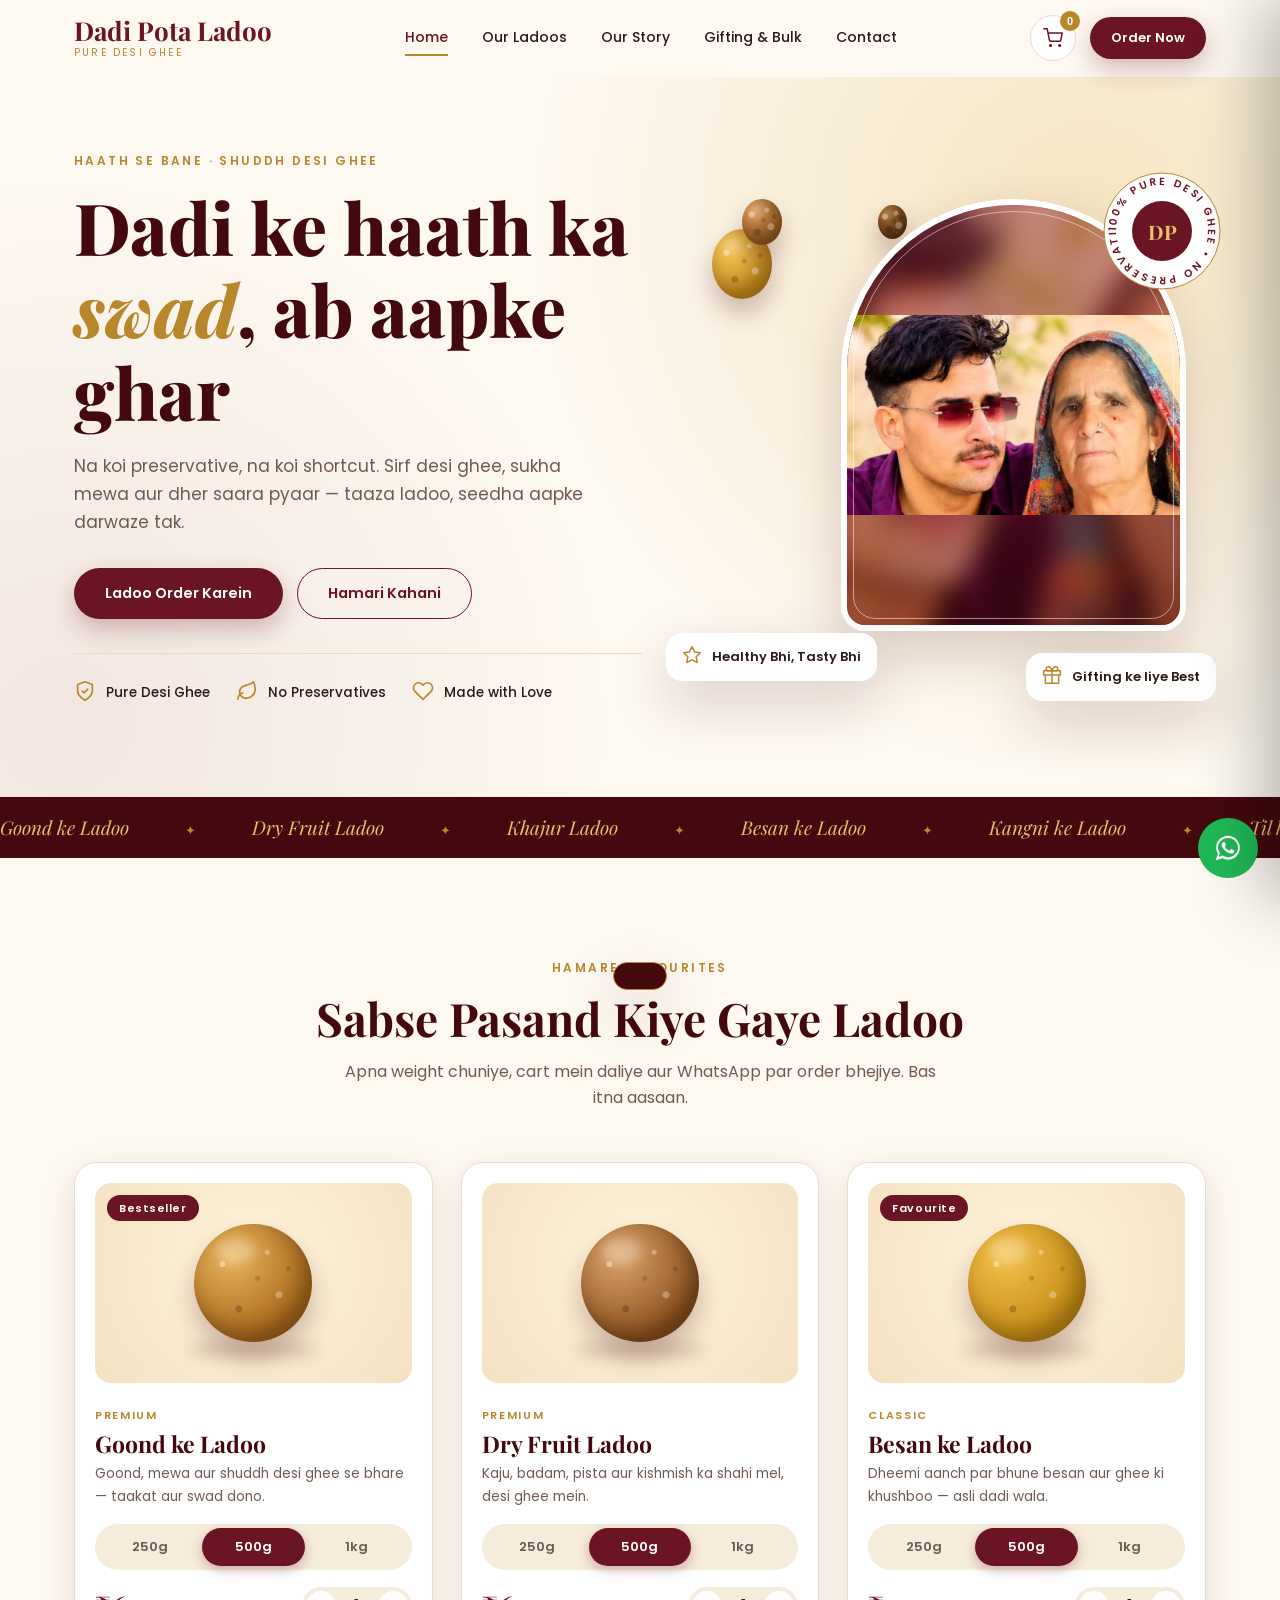
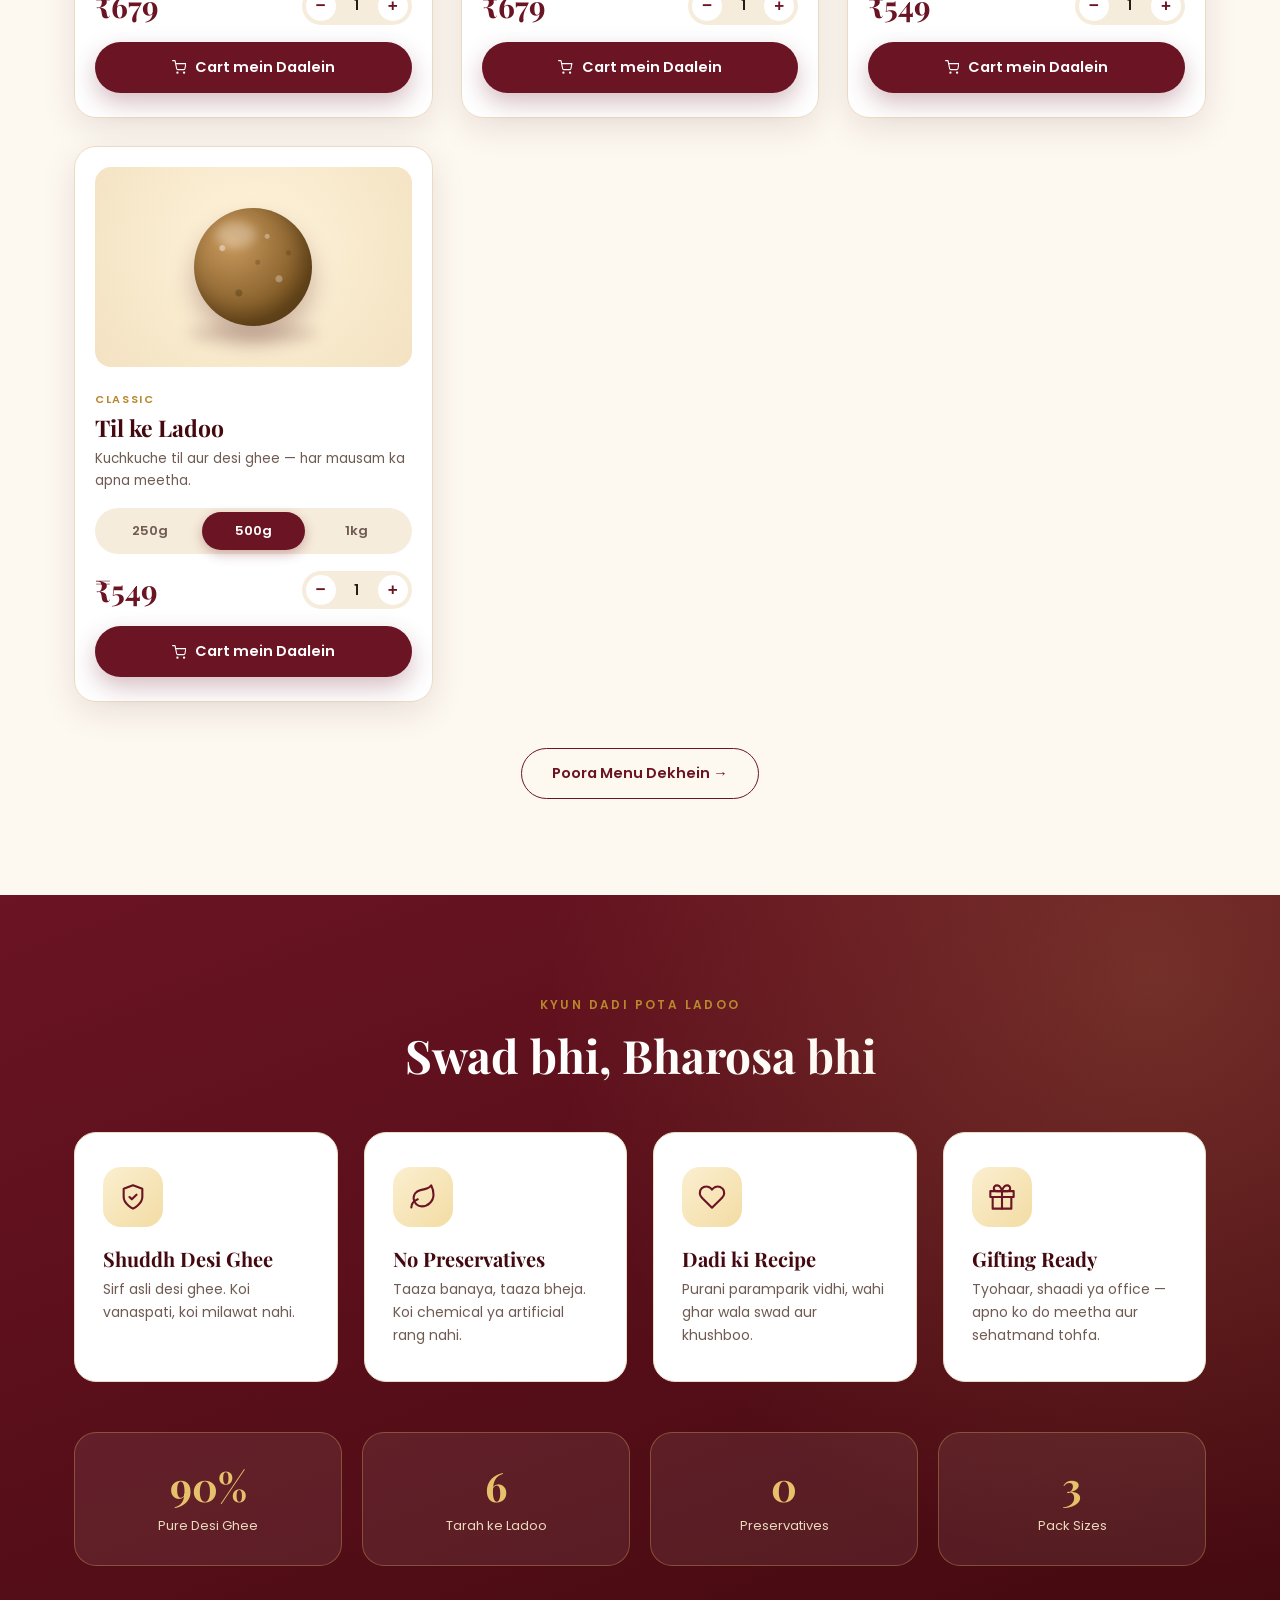
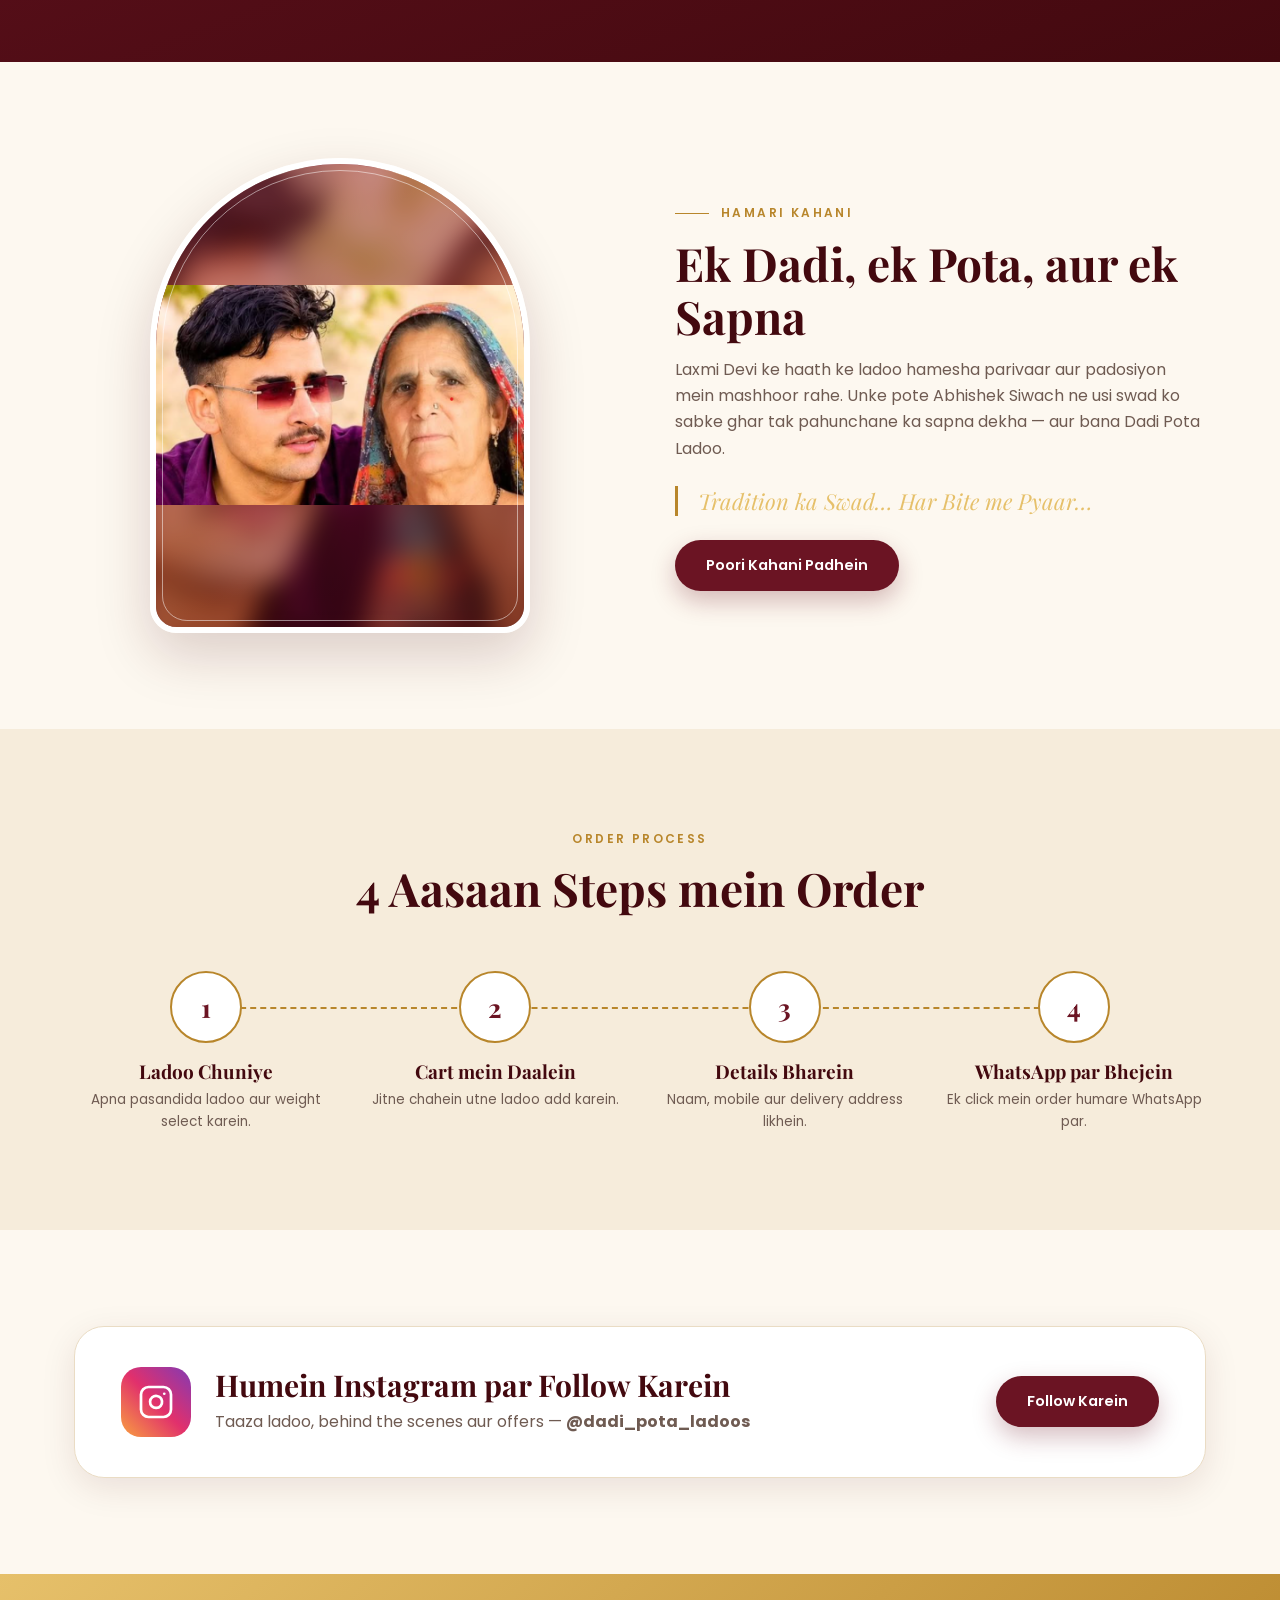
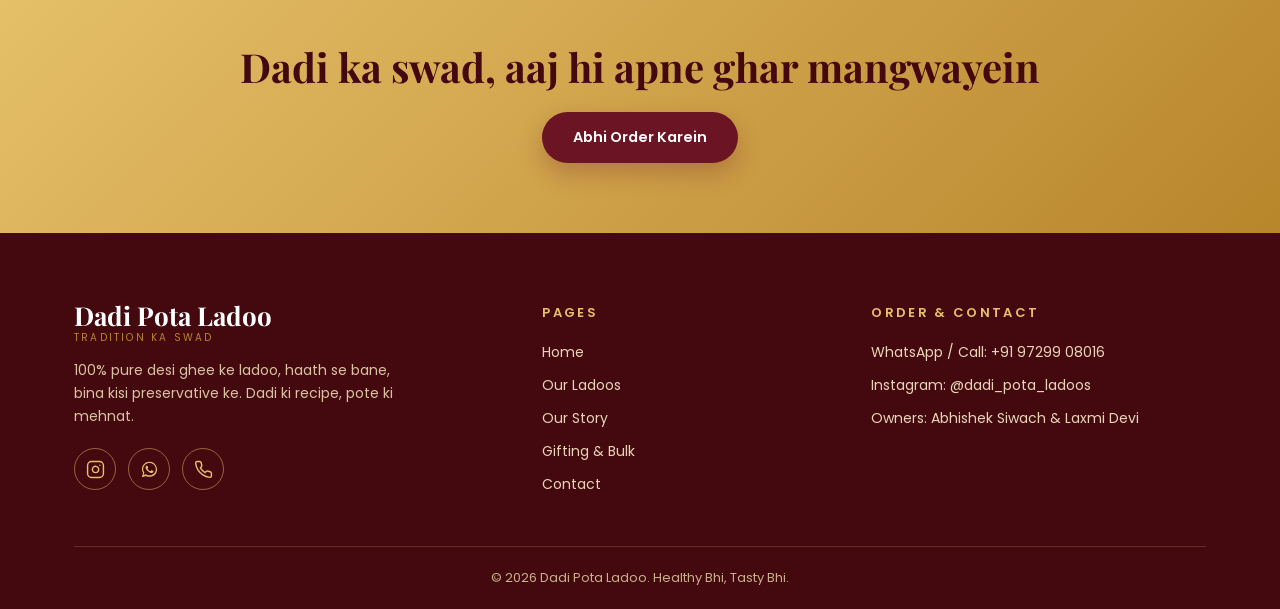
<file: index.html>
<!DOCTYPE html>
<html lang="hi">
<head>
<meta charset="UTF-8">
<meta name="viewport" content="width=device-width, initial-scale=1.0">
<title>Dadi Pota Ladoo | 100% Pure Desi Ghee Ladoo</title>
<meta name="description" content="Dadi Pota Ladoo - 100% pure desi ghee ke ladoo. Goond, Dry Fruit, Khajur, Besan, Kangni aur Til ke ladoo. WhatsApp par order karein.">
<link rel="preconnect" href="https://fonts.googleapis.com">
<link rel="preconnect" href="https://fonts.gstatic.com" crossorigin>
<link href="https://fonts.googleapis.com/css2?family=Playfair+Display:ital,wght@0,600;0,700;0,800;1,600&family=Poppins:wght@300;400;500;600&display=swap" rel="stylesheet">
<link rel="stylesheet" href="style.css?v=cart-mobile-fix-1">
</head>
<body>
<div id="app-header"></div>

<main>
<!-- HERO -->
<section class="hero">
  <div class="wrap">
    <div>
      <span class="eyebrow rv">Haath se bane · Shuddh Desi Ghee</span>
      <h1 class="rv">Dadi ke haath ka <em>swad</em>, ab aapke ghar</h1>
      <p class="lead rv">Na koi preservative, na koi shortcut. Sirf desi ghee, sukha mewa aur dher saara pyaar — taaza ladoo, seedha aapke darwaze tak.</p>
      <div class="cta-row rv">
        <a href="Menu.html" class="btn primary">Ladoo Order Karein</a>
        <a href="About.html" class="btn line">Hamari Kahani</a>
      </div>
      <div class="trust rv">
        <div><span data-ic="shield"></span> Pure Desi Ghee</div>
        <div><span data-ic="leaf"></span> No Preservatives</div>
        <div><span data-ic="heart"></span> Made with Love</div>
      </div>
    </div>
    <div class="hero-vis rv r">
      <div class="fl ball a" style="--l1:#f6c95b;--l2:#c98a1a"></div>
      <div class="fl ball b" style="--l1:#e0a060;--l2:#9a5a1a"></div>
      <div class="fl ball c" style="--l1:#b8763a;--l2:#6a3a12"></div>
      <div class="arch">
        <div class="fb">DP</div>
        <img src="dadi%20pota.png" alt="Abhishek Siwach aur Laxmi Devi, Dadi Pota Ladoo" onerror="this.style.display='none'">
        <div class="arch-ring"></div>
      </div>
      <div class="badge-rot">
        <svg viewBox="0 0 120 120"><defs><path id="cp" d="M60,60 m-46,0 a46,46 0 1,1 92,0 a46,46 0 1,1 -92,0"/></defs>
          <circle cx="60" cy="60" r="58" fill="#fff" stroke="#b8862b"/>
          <text font-size="10.5" font-weight="600" letter-spacing="2.2" fill="#6b1423" font-family="Poppins"><textPath href="#cp">100% PURE DESI GHEE • NO PRESERVATIVES •</textPath></text></svg>
        <div class="core">DP</div>
      </div>
      <div class="chip c1"><span data-ic="star"></span> Healthy Bhi, Tasty Bhi</div>
      <div class="chip c2"><span data-ic="gift"></span> Gifting ke liye Best</div>
    </div>
  </div>
</section>

<div class="strip"><div class="track">
  <span>Goond ke Ladoo</span><span>Dry Fruit Ladoo</span><span>Khajur Ladoo</span><span>Besan ke Ladoo</span><span>Kangni ke Ladoo</span><span>Til ke Ladoo</span>
  <span>Goond ke Ladoo</span><span>Dry Fruit Ladoo</span><span>Khajur Ladoo</span><span>Besan ke Ladoo</span><span>Kangni ke Ladoo</span><span>Til ke Ladoo</span>
</div></div>

<!-- FEATURED -->
<section>
  <div class="wrap">
    <div class="center">
      <span class="eyebrow rv">Hamare Favourites</span>
      <h2 class="sec-title rv">Sabse Pasand Kiye Gaye Ladoo</h2>
      <p class="sec-sub rv">Apna weight chuniye, cart mein daliye aur WhatsApp par order bhejiye. Bas itna aasaan.</p>
    </div>
    <div class="grid" id="featuredGrid" style="margin-top:50px"></div>
    <div class="center rv" style="margin-top:46px"><a href="Menu.html" class="btn line">Poora Menu Dekhein →</a></div>
  </div>
</section>

<!-- WHY -->
<section class="dark">
  <div class="wrap">
    <div class="center">
      <span class="eyebrow rv">Kyun Dadi Pota Ladoo</span>
      <h2 class="sec-title rv">Swad bhi, Bharosa bhi</h2>
    </div>
    <div class="feat">
      <div class="f rv"><div class="ico" data-ic="shield"></div><h4>Shuddh Desi Ghee</h4><p>Sirf asli desi ghee. Koi vanaspati, koi milawat nahi.</p></div>
      <div class="f rv"><div class="ico" data-ic="leaf"></div><h4>No Preservatives</h4><p>Taaza banaya, taaza bheja. Koi chemical ya artificial rang nahi.</p></div>
      <div class="f rv"><div class="ico" data-ic="heart"></div><h4>Dadi ki Recipe</h4><p>Purani paramparik vidhi, wahi ghar wala swad aur khushboo.</p></div>
      <div class="f rv"><div class="ico" data-ic="gift"></div><h4>Gifting Ready</h4><p>Tyohaar, shaadi ya office — apno ko do meetha aur sehatmand tohfa.</p></div>
    </div>
    <div class="stats">
      <div class="stat rv"><b data-count="100" data-suf="%">0</b><span>Pure Desi Ghee</span></div>
      <div class="stat rv"><b data-count="6">0</b><span>Tarah ke Ladoo</span></div>
      <div class="stat rv"><b data-count="0">0</b><span>Preservatives</span></div>
      <div class="stat rv"><b data-count="3">0</b><span>Pack Sizes</span></div>
    </div>
  </div>
</section>

<!-- STORY -->
<section>
  <div class="wrap split">
    <div class="rv l">
      <div class="arch" style="max-width:380px">
        <div class="fb">DP</div>
        <img src="dadi%20pota.png" alt="Dadi aur Pota" onerror="this.style.display='none'">
        <div class="arch-ring"></div>
      </div>
    </div>
    <div class="rv r">
      <span class="eyebrow">Hamari Kahani</span>
      <h2 class="sec-title">Ek Dadi, ek Pota, aur ek Sapna</h2>
      <p class="sec-sub" style="margin-bottom:14px">Laxmi Devi ke haath ke ladoo hamesha parivaar aur padosiyon mein mashhoor rahe. Unke pote Abhishek Siwach ne usi swad ko sabke ghar tak pahunchane ka sapna dekha — aur bana Dadi Pota Ladoo.</p>
      <div class="quote">Tradition ka Swad… Har Bite me Pyaar…</div>
      <a href="About.html" class="btn primary">Poori Kahani Padhein</a>
    </div>
  </div>
</section>

<!-- HOW TO ORDER -->
<section style="background:var(--bg2)">
  <div class="wrap">
    <div class="center">
      <span class="eyebrow rv">Order Process</span>
      <h2 class="sec-title rv">4 Aasaan Steps mein Order</h2>
    </div>
    <div class="steps">
      <div class="step rv"><i>1</i><h4>Ladoo Chuniye</h4><p>Apna pasandida ladoo aur weight select karein.</p></div>
      <div class="step rv"><i>2</i><h4>Cart mein Daalein</h4><p>Jitne chahein utne ladoo add karein.</p></div>
      <div class="step rv"><i>3</i><h4>Details Bharein</h4><p>Naam, mobile aur delivery address likhein.</p></div>
      <div class="step rv"><i>4</i><h4>WhatsApp par Bhejein</h4><p>Ek click mein order humare WhatsApp par.</p></div>
    </div>
  </div>
</section>

<!-- INSTAGRAM -->
<section>
  <div class="wrap">
    <div class="insta rv">
      <div class="left">
        <div class="ig" data-ic="insta"></div>
        <div><h3>Humein Instagram par Follow Karein</h3><p>Taaza ladoo, behind the scenes aur offers — <b>@dadi_pota_ladoos</b></p></div>
      </div>
      <a href="https://www.instagram.com/dadi_pota_ladoos/" target="_blank" rel="noopener" class="btn primary">Follow Karein</a>
    </div>
  </div>
</section>

<div class="band">
  <div class="wrap">
    <h2 class="rv">Dadi ka swad, aaj hi apne ghar mangwayein</h2>
    <a href="Menu.html" class="btn primary rv">Abhi Order Karein</a>
  </div>
</div>
</main>

<div id="app-footer"></div>
<script src="script.js?v=cart-mobile-fix-1"></script>
</body>
</html>
</file>
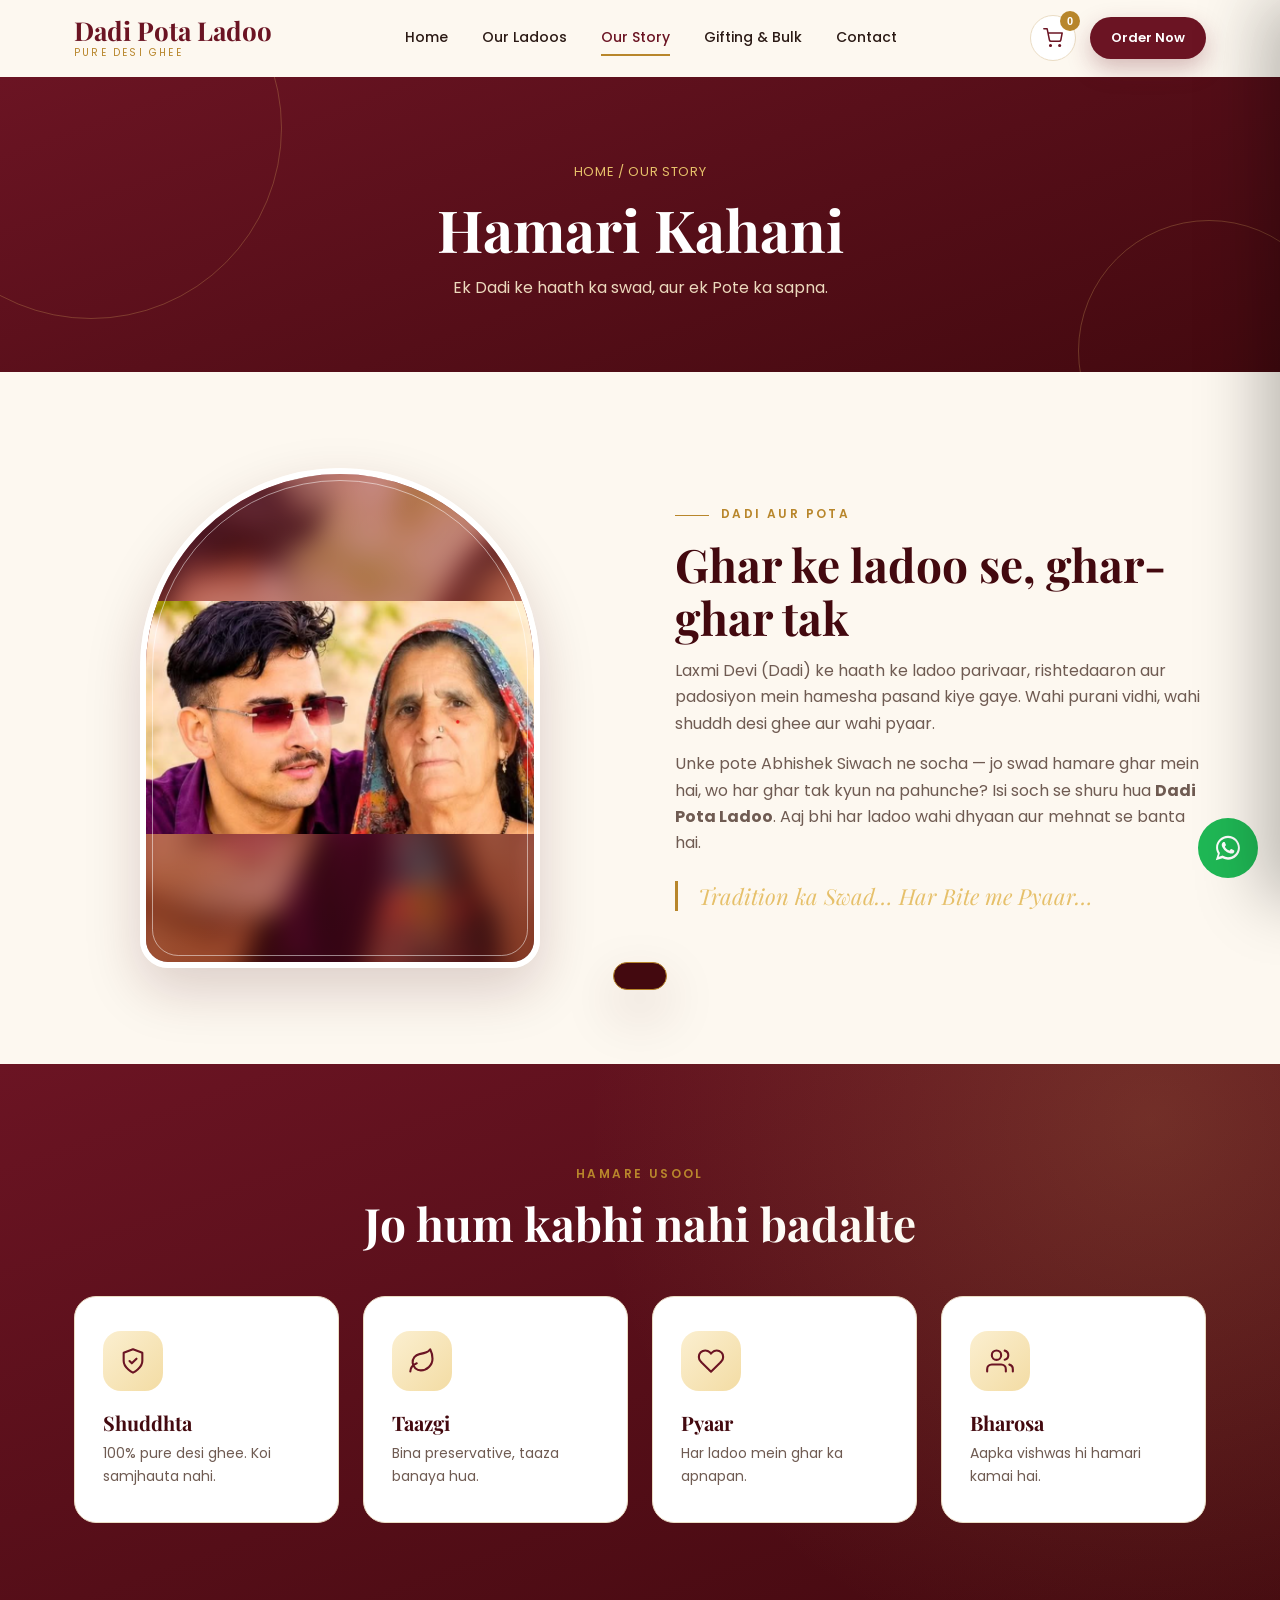
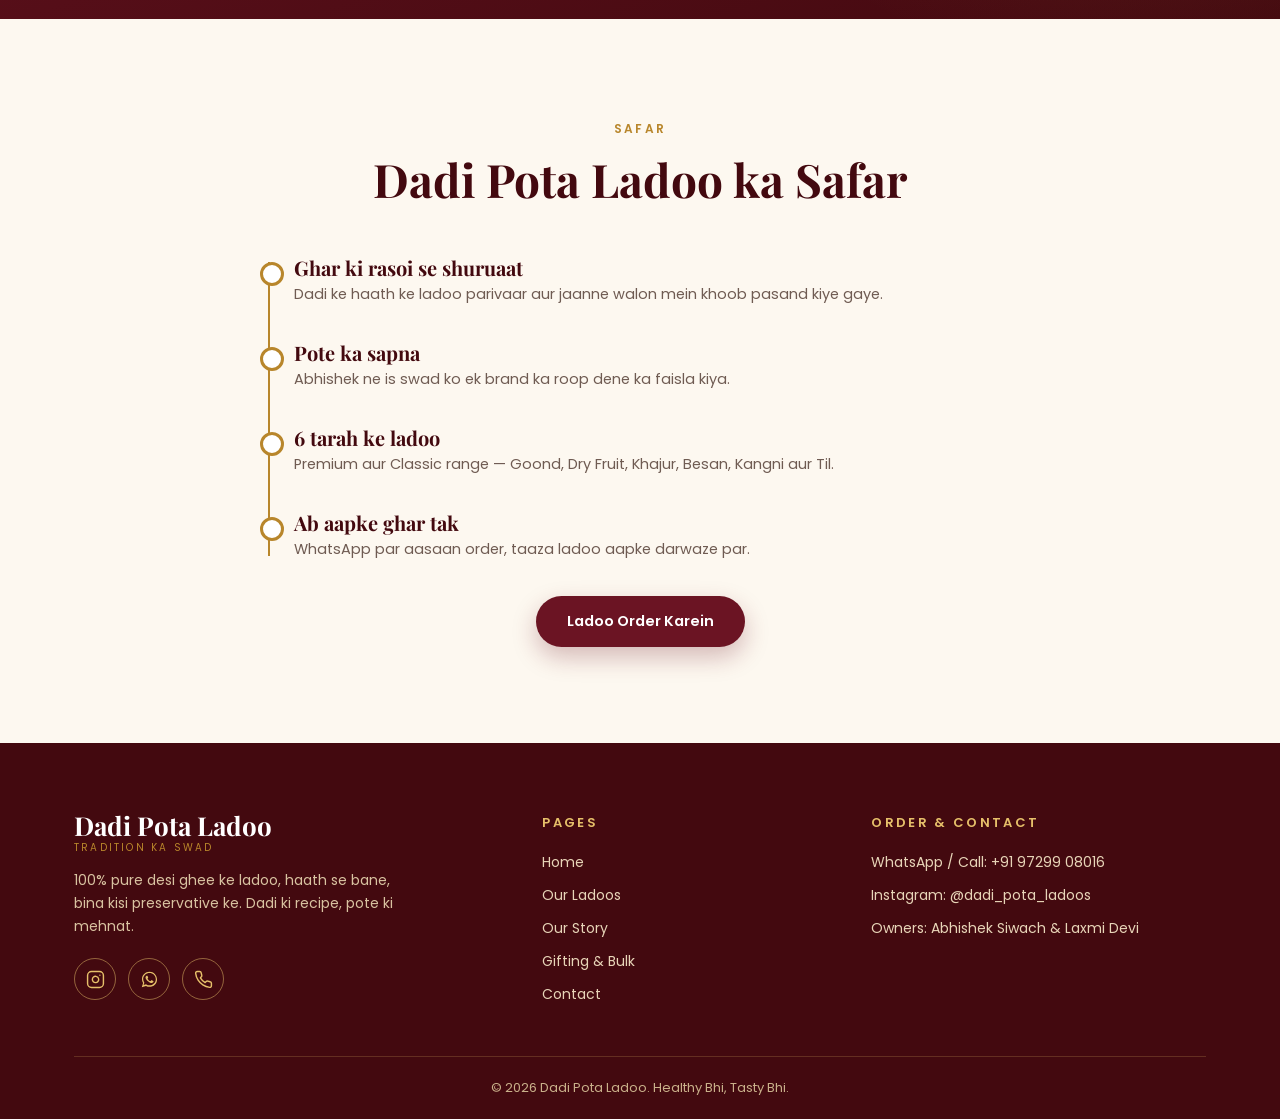
<file: About.html>
<!DOCTYPE html>
<html lang="hi">
<head>
<meta charset="UTF-8">
<meta name="viewport" content="width=device-width, initial-scale=1.0">
<title>Our Story | Dadi Pota Ladoo</title>
<meta name="description" content="Dadi Laxmi Devi aur pote Abhishek Siwach ki kahani - Dadi Pota Ladoo ka safar.">
<link rel="preconnect" href="https://fonts.googleapis.com">
<link rel="preconnect" href="https://fonts.gstatic.com" crossorigin>
<link href="https://fonts.googleapis.com/css2?family=Playfair+Display:ital,wght@0,600;0,700;0,800;1,600&family=Poppins:wght@300;400;500;600&display=swap" rel="stylesheet">
<link rel="stylesheet" href="style.css?v=cart-mobile-fix-1">
</head>
<body>
<div id="app-header"></div>

<main>
<section class="phero">
  <div class="wrap">
    <div class="crumb">HOME / OUR STORY</div>
    <h1>Hamari Kahani</h1>
    <p>Ek Dadi ke haath ka swad, aur ek Pote ka sapna.</p>
  </div>
</section>

<section>
  <div class="wrap split">
    <div class="rv l">
      <div class="arch" style="max-width:400px">
        <div class="fb">DP</div>
        <img src="dadi%20pota.png" alt="Abhishek Siwach aur Laxmi Devi" onerror="this.style.display='none'">
        <div class="arch-ring"></div>
      </div>
    </div>
    <div class="rv r">
      <span class="eyebrow">Dadi aur Pota</span>
      <h2 class="sec-title">Ghar ke ladoo se, ghar-ghar tak</h2>
      <p class="sec-sub" style="margin-bottom:14px">Laxmi Devi (Dadi) ke haath ke ladoo parivaar, rishtedaaron aur padosiyon mein hamesha pasand kiye gaye. Wahi purani vidhi, wahi shuddh desi ghee aur wahi pyaar.</p>
      <p class="sec-sub">Unke pote Abhishek Siwach ne socha — jo swad hamare ghar mein hai, wo har ghar tak kyun na pahunche? Isi soch se shuru hua <b>Dadi Pota Ladoo</b>. Aaj bhi har ladoo wahi dhyaan aur mehnat se banta hai.</p>
      <div class="quote">Tradition ka Swad… Har Bite me Pyaar…</div>
    </div>
  </div>
</section>

<section class="dark">
  <div class="wrap">
    <div class="center">
      <span class="eyebrow rv">Hamare Usool</span>
      <h2 class="sec-title rv">Jo hum kabhi nahi badalte</h2>
    </div>
    <div class="vals feat" style="margin-top:46px">
      <div class="f rv"><div class="ico" data-ic="shield"></div><h4>Shuddhta</h4><p>100% pure desi ghee. Koi samjhauta nahi.</p></div>
      <div class="f rv"><div class="ico" data-ic="leaf"></div><h4>Taazgi</h4><p>Bina preservative, taaza banaya hua.</p></div>
      <div class="f rv"><div class="ico" data-ic="heart"></div><h4>Pyaar</h4><p>Har ladoo mein ghar ka apnapan.</p></div>
      <div class="f rv"><div class="ico" data-ic="users"></div><h4>Bharosa</h4><p>Aapka vishwas hi hamari kamai hai.</p></div>
    </div>
  </div>
</section>

<section>
  <div class="wrap">
    <div class="center">
      <span class="eyebrow rv">Safar</span>
      <h2 class="sec-title rv">Dadi Pota Ladoo ka Safar</h2>
    </div>
    <div class="tl">
      <div class="rv"><h4>Ghar ki rasoi se shuruaat</h4><p>Dadi ke haath ke ladoo parivaar aur jaanne walon mein khoob pasand kiye gaye.</p></div>
      <div class="rv"><h4>Pote ka sapna</h4><p>Abhishek ne is swad ko ek brand ka roop dene ka faisla kiya.</p></div>
      <div class="rv"><h4>6 tarah ke ladoo</h4><p>Premium aur Classic range — Goond, Dry Fruit, Khajur, Besan, Kangni aur Til.</p></div>
      <div class="rv"><h4>Ab aapke ghar tak</h4><p>WhatsApp par aasaan order, taaza ladoo aapke darwaze par.</p></div>
    </div>
    <div class="center rv" style="margin-top:20px"><a href="Menu.html" class="btn primary">Ladoo Order Karein</a></div>
  </div>
</section>
</main>

<div id="app-footer"></div>
<script src="script.js?v=cart-mobile-fix-1"></script>
</body>
</html>
</file>
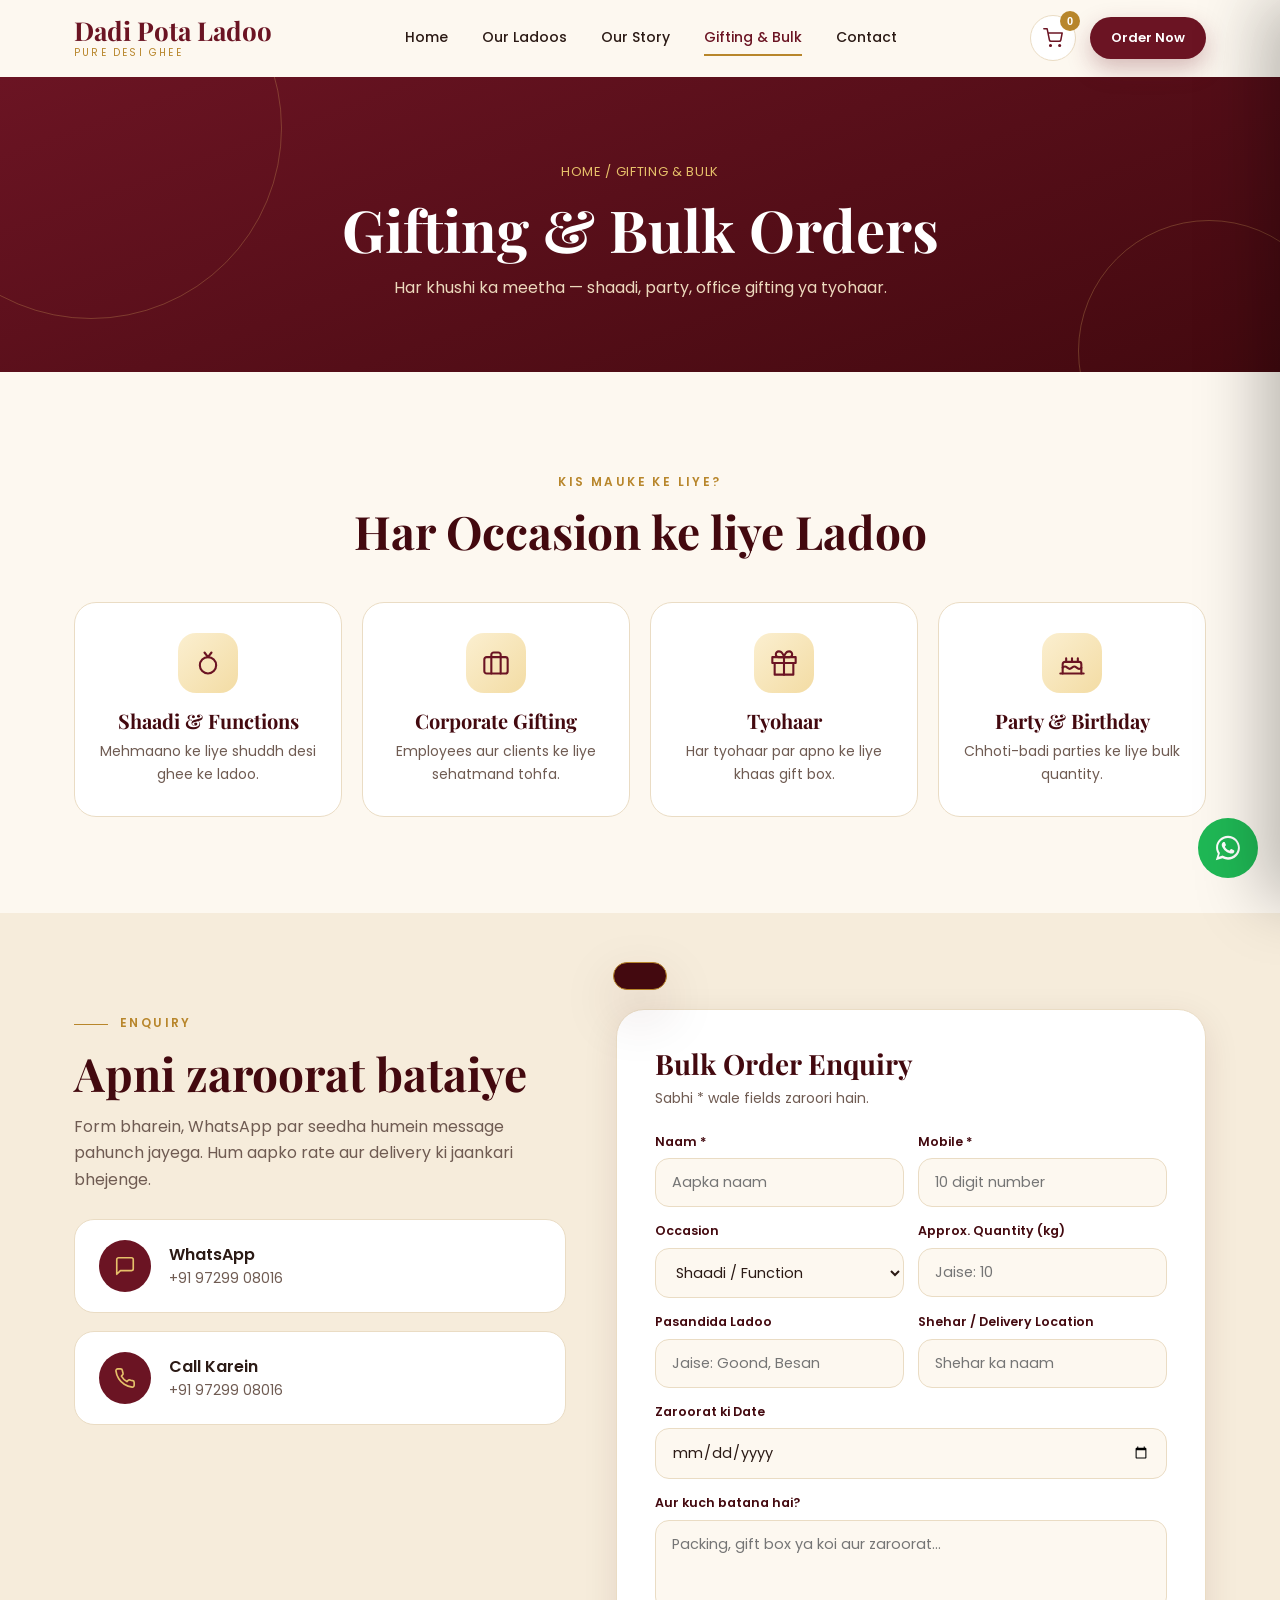
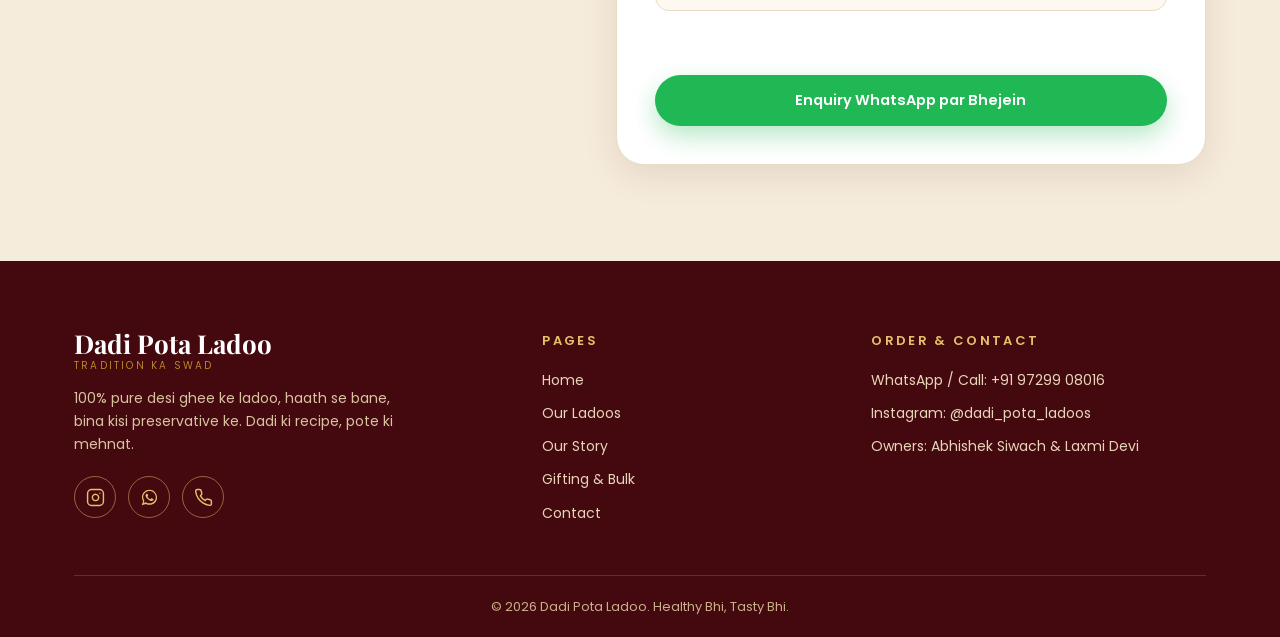
<file: Bulk.html>
<!DOCTYPE html>
<html lang="hi">
<head>
<meta charset="UTF-8">
<meta name="viewport" content="width=device-width, initial-scale=1.0">
<title>Gifting & Bulk Orders | Dadi Pota Ladoo</title>
<meta name="description" content="Shaadi, corporate gifting, party aur tyohaar ke liye Dadi Pota Ladoo ke bulk orders. WhatsApp par enquiry bhejein.">
<link rel="preconnect" href="https://fonts.googleapis.com">
<link rel="preconnect" href="https://fonts.gstatic.com" crossorigin>
<link href="https://fonts.googleapis.com/css2?family=Playfair+Display:ital,wght@0,600;0,700;0,800;1,600&family=Poppins:wght@300;400;500;600&display=swap" rel="stylesheet">
<link rel="stylesheet" href="style.css?v=cart-mobile-fix-1">
</head>
<body>
<div id="app-header"></div>

<main>
<section class="phero">
  <div class="wrap">
    <div class="crumb">HOME / GIFTING &amp; BULK</div>
    <h1>Gifting &amp; Bulk Orders</h1>
    <p>Har khushi ka meetha — shaadi, party, office gifting ya tyohaar.</p>
  </div>
</section>

<section>
  <div class="wrap">
    <div class="center">
      <span class="eyebrow rv">Kis Mauke ke liye?</span>
      <h2 class="sec-title rv">Har Occasion ke liye Ladoo</h2>
    </div>
    <div class="occ">
      <div class="f rv"><div class="ico" data-ic="ring"></div><h4>Shaadi &amp; Functions</h4><p>Mehmaano ke liye shuddh desi ghee ke ladoo.</p></div>
      <div class="f rv"><div class="ico" data-ic="briefcase"></div><h4>Corporate Gifting</h4><p>Employees aur clients ke liye sehatmand tohfa.</p></div>
      <div class="f rv"><div class="ico" data-ic="gift"></div><h4>Tyohaar</h4><p>Har tyohaar par apno ke liye khaas gift box.</p></div>
      <div class="f rv"><div class="ico" data-ic="cake"></div><h4>Party &amp; Birthday</h4><p>Chhoti-badi parties ke liye bulk quantity.</p></div>
    </div>
  </div>
</section>

<section style="background:var(--bg2)">
  <div class="wrap two">
    <div class="rv l">
      <span class="eyebrow">Enquiry</span>
      <h2 class="sec-title">Apni zaroorat bataiye</h2>
      <p class="sec-sub" style="margin-bottom:26px">Form bharein, WhatsApp par seedha humein message pahunch jayega. Hum aapko rate aur delivery ki jaankari bhejenge.</p>
      <div class="cinfo">
        <a class="ci-card" href="https://wa.me/919729908016" target="_blank" rel="noopener"><div class="ico" data-ic="msg"></div><div><h4>WhatsApp</h4><p>+91 97299 08016</p></div></a>
        <a class="ci-card" href="tel:+919729908016"><div class="ico" data-ic="phone"></div><div><h4>Call Karein</h4><p>+91 97299 08016</p></div></a>
      </div>
    </div>
    <form class="fbox rv r" id="bulkForm" novalidate>
      <h3>Bulk Order Enquiry</h3>
      <p>Sabhi * wale fields zaroori hain.</p>
      <div class="row2">
        <label class="f-l"><span>Naam *</span><input type="text" name="name" data-label="Naam" placeholder="Aapka naam"></label>
        <label class="f-l"><span>Mobile *</span><input type="tel" class="digits" name="phone" data-label="Mobile" maxlength="10" inputmode="numeric" placeholder="10 digit number"></label>
      </div>
      <div class="row2">
        <label class="f-l"><span>Occasion</span>
          <select name="occasion" data-label="Occasion">
            <option>Shaadi / Function</option><option>Corporate Gifting</option><option>Tyohaar</option><option>Party / Birthday</option><option>Anya</option>
          </select></label>
        <label class="f-l"><span>Approx. Quantity (kg)</span><input type="number" min="1" name="qty" data-label="Quantity (kg)" placeholder="Jaise: 10"></label>
      </div>
      <div class="row2">
        <label class="f-l"><span>Pasandida Ladoo</span><input type="text" name="ladoo" data-label="Ladoo" placeholder="Jaise: Goond, Besan"></label>
        <label class="f-l"><span>Shehar / Delivery Location</span><input type="text" name="city" data-label="Shehar" placeholder="Shehar ka naam"></label>
      </div>
      <label class="f-l"><span>Zaroorat ki Date</span><input type="date" name="date" data-label="Date"></label>
      <label class="f-l"><span>Aur kuch batana hai?</span><textarea name="msg" data-label="Message" rows="3" placeholder="Packing, gift box ya koi aur zaroorat..."></textarea></label>
      <p class="err"></p>
      <button type="submit" class="btn wa block">Enquiry WhatsApp par Bhejein</button>
    </form>
  </div>
</section>
</main>

<div id="app-footer"></div>
<script src="script.js?v=cart-mobile-fix-1"></script>
</body>
</html>
</file>
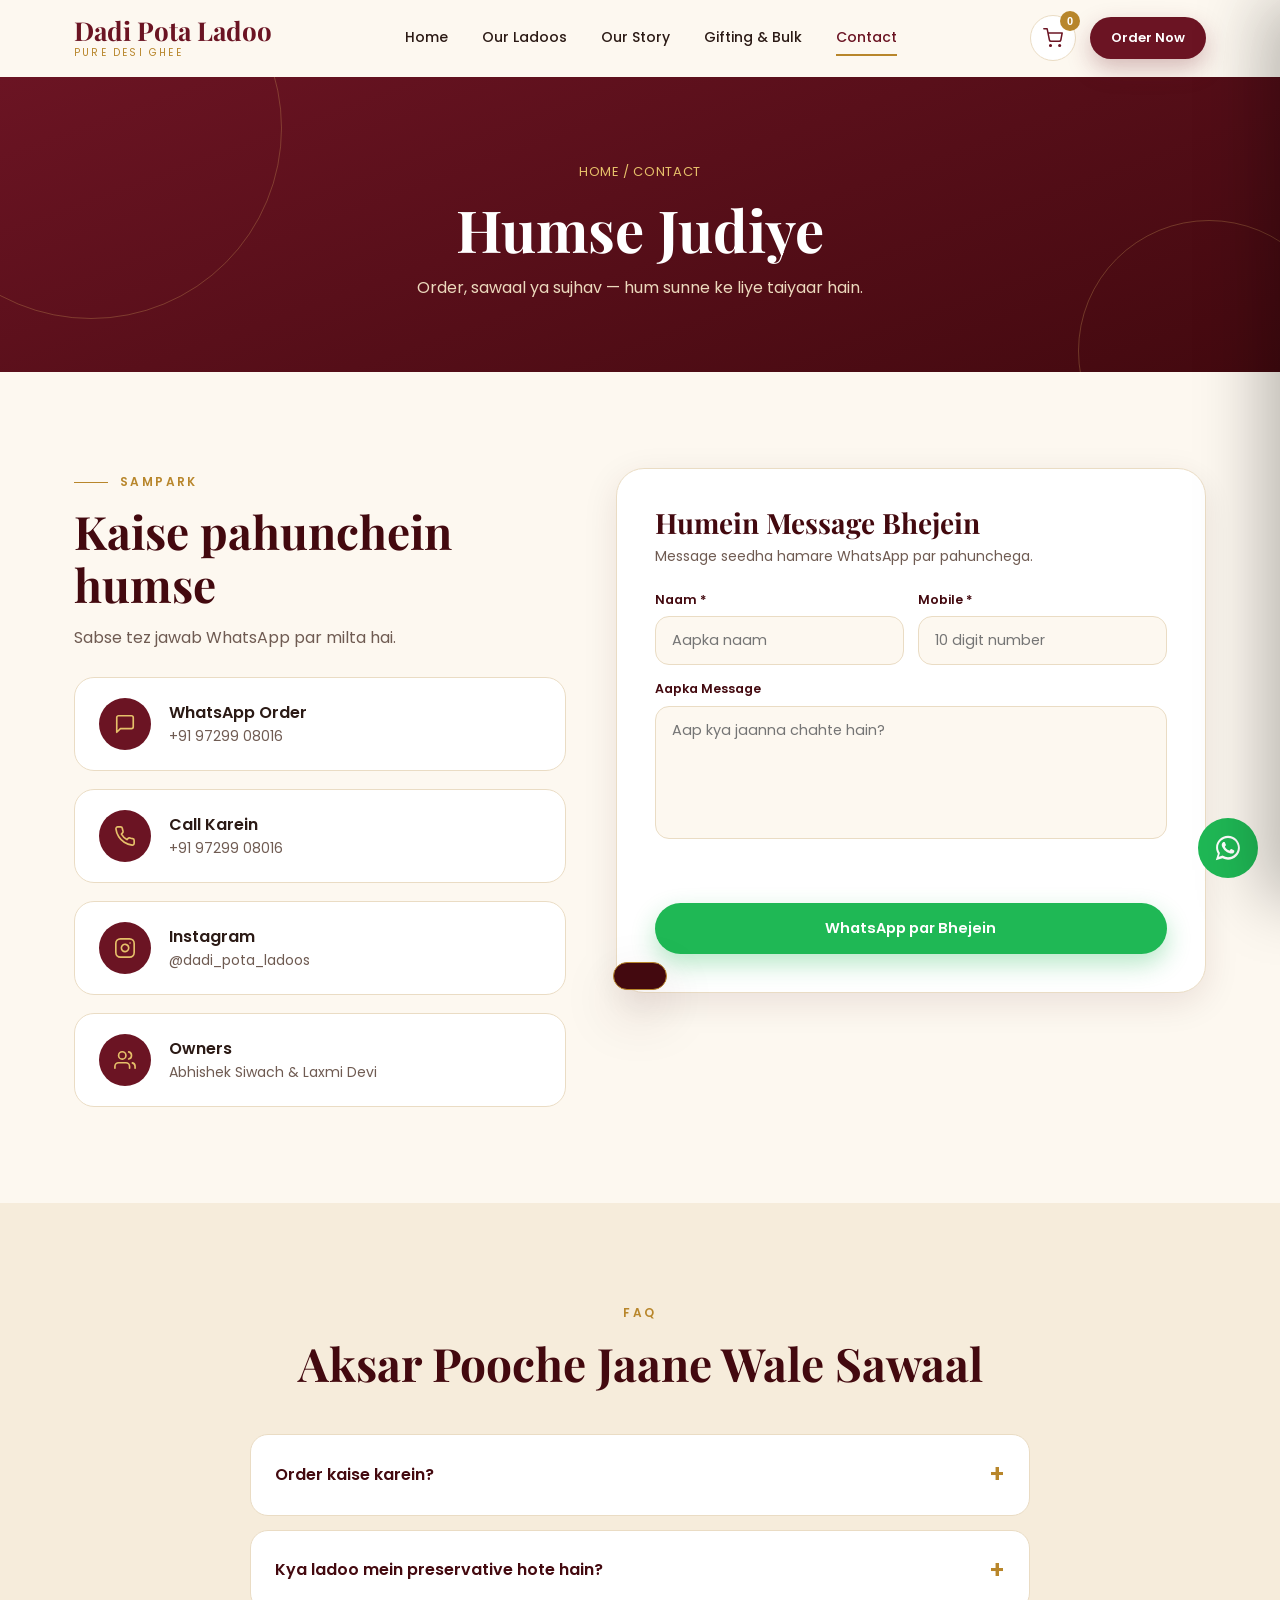
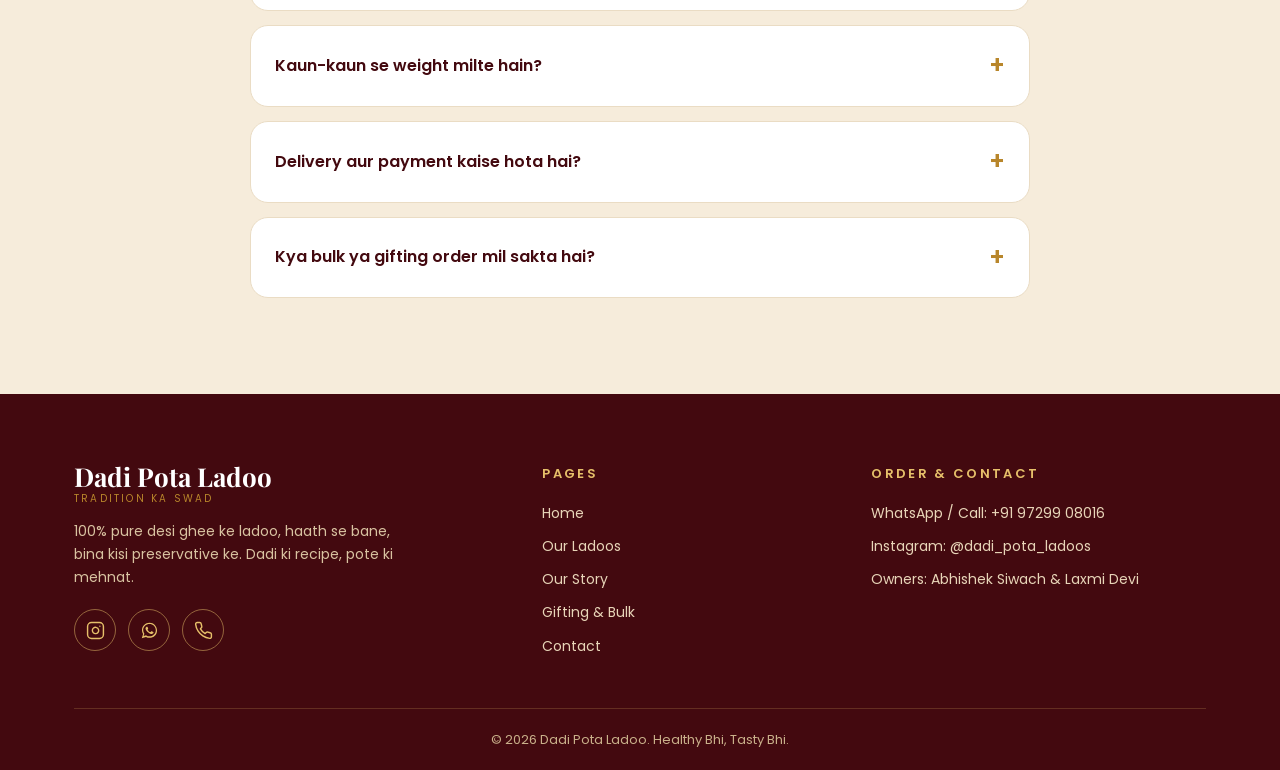
<file: Contact.html>
<!DOCTYPE html>
<html lang="hi">
<head>
<meta charset="UTF-8">
<meta name="viewport" content="width=device-width, initial-scale=1.0">
<title>Contact Us | Dadi Pota Ladoo</title>
<meta name="description" content="Dadi Pota Ladoo se sampark karein. WhatsApp, call ya Instagram par order aur jaankari.">
<link rel="preconnect" href="https://fonts.googleapis.com">
<link rel="preconnect" href="https://fonts.gstatic.com" crossorigin>
<link href="https://fonts.googleapis.com/css2?family=Playfair+Display:ital,wght@0,600;0,700;0,800;1,600&family=Poppins:wght@300;400;500;600&display=swap" rel="stylesheet">
<link rel="stylesheet" href="style.css?v=cart-mobile-fix-1">
</head>
<body>
<div id="app-header"></div>

<main>
<section class="phero">
  <div class="wrap">
    <div class="crumb">HOME / CONTACT</div>
    <h1>Humse Judiye</h1>
    <p>Order, sawaal ya sujhav — hum sunne ke liye taiyaar hain.</p>
  </div>
</section>

<section>
  <div class="wrap two">
    <div class="rv l">
      <span class="eyebrow">Sampark</span>
      <h2 class="sec-title">Kaise pahunchein humse</h2>
      <p class="sec-sub" style="margin-bottom:26px">Sabse tez jawab WhatsApp par milta hai.</p>
      <div class="cinfo">
        <a class="ci-card" href="https://wa.me/919729908016" target="_blank" rel="noopener"><div class="ico" data-ic="msg"></div><div><h4>WhatsApp Order</h4><p>+91 97299 08016</p></div></a>
        <a class="ci-card" href="tel:+919729908016"><div class="ico" data-ic="phone"></div><div><h4>Call Karein</h4><p>+91 97299 08016</p></div></a>
        <a class="ci-card" href="https://www.instagram.com/dadi_pota_ladoos/" target="_blank" rel="noopener"><div class="ico" data-ic="insta"></div><div><h4>Instagram</h4><p>@dadi_pota_ladoos</p></div></a>
        <div class="ci-card"><div class="ico" data-ic="users"></div><div><h4>Owners</h4><p>Abhishek Siwach &amp; Laxmi Devi</p></div></div>
      </div>
    </div>
    <form class="fbox rv r" id="contactForm" novalidate>
      <h3>Humein Message Bhejein</h3>
      <p>Message seedha hamare WhatsApp par pahunchega.</p>
      <div class="row2">
        <label class="f-l"><span>Naam *</span><input type="text" name="name" data-label="Naam" placeholder="Aapka naam"></label>
        <label class="f-l"><span>Mobile *</span><input type="tel" class="digits" name="phone" data-label="Mobile" maxlength="10" inputmode="numeric" placeholder="10 digit number"></label>
      </div>
      <label class="f-l"><span>Aapka Message</span><textarea name="msg" data-label="Message" rows="5" placeholder="Aap kya jaanna chahte hain?"></textarea></label>
      <p class="err"></p>
      <button type="submit" class="btn wa block">WhatsApp par Bhejein</button>
    </form>
  </div>
</section>

<section style="background:var(--bg2)">
  <div class="wrap">
    <div class="center">
      <span class="eyebrow rv">FAQ</span>
      <h2 class="sec-title rv">Aksar Pooche Jaane Wale Sawaal</h2>
    </div>
    <div class="faq">
      <details class="rv"><summary>Order kaise karein?</summary><p>Menu page par ladoo aur weight chuniye, cart mein daliye, naam-address bharein aur WhatsApp par order bhej dein. Hum confirm karke aapse baat karenge.</p></details>
      <details class="rv"><summary>Kya ladoo mein preservative hote hain?</summary><p>Nahi. Hamare ladoo 100% pure desi ghee se bante hain aur koi preservative use nahi hota.</p></details>
      <details class="rv"><summary>Kaun-kaun se weight milte hain?</summary><p>Har ladoo 250g, 500g aur 1kg pack mein available hai.</p></details>
      <details class="rv"><summary>Delivery aur payment kaise hota hai?</summary><p>Delivery charges aur payment ka tareeka order ke baad WhatsApp par aapke address ke hisaab se confirm kiya jata hai.</p></details>
      <details class="rv"><summary>Kya bulk ya gifting order mil sakta hai?</summary><p>Haan. Gifting &amp; Bulk page par enquiry bhejein, hum rate aur details WhatsApp par batayenge.</p></details>
    </div>
  </div>
</section>
</main>

<div id="app-footer"></div>
<script src="script.js?v=cart-mobile-fix-1"></script>
</body>
</html>
</file>
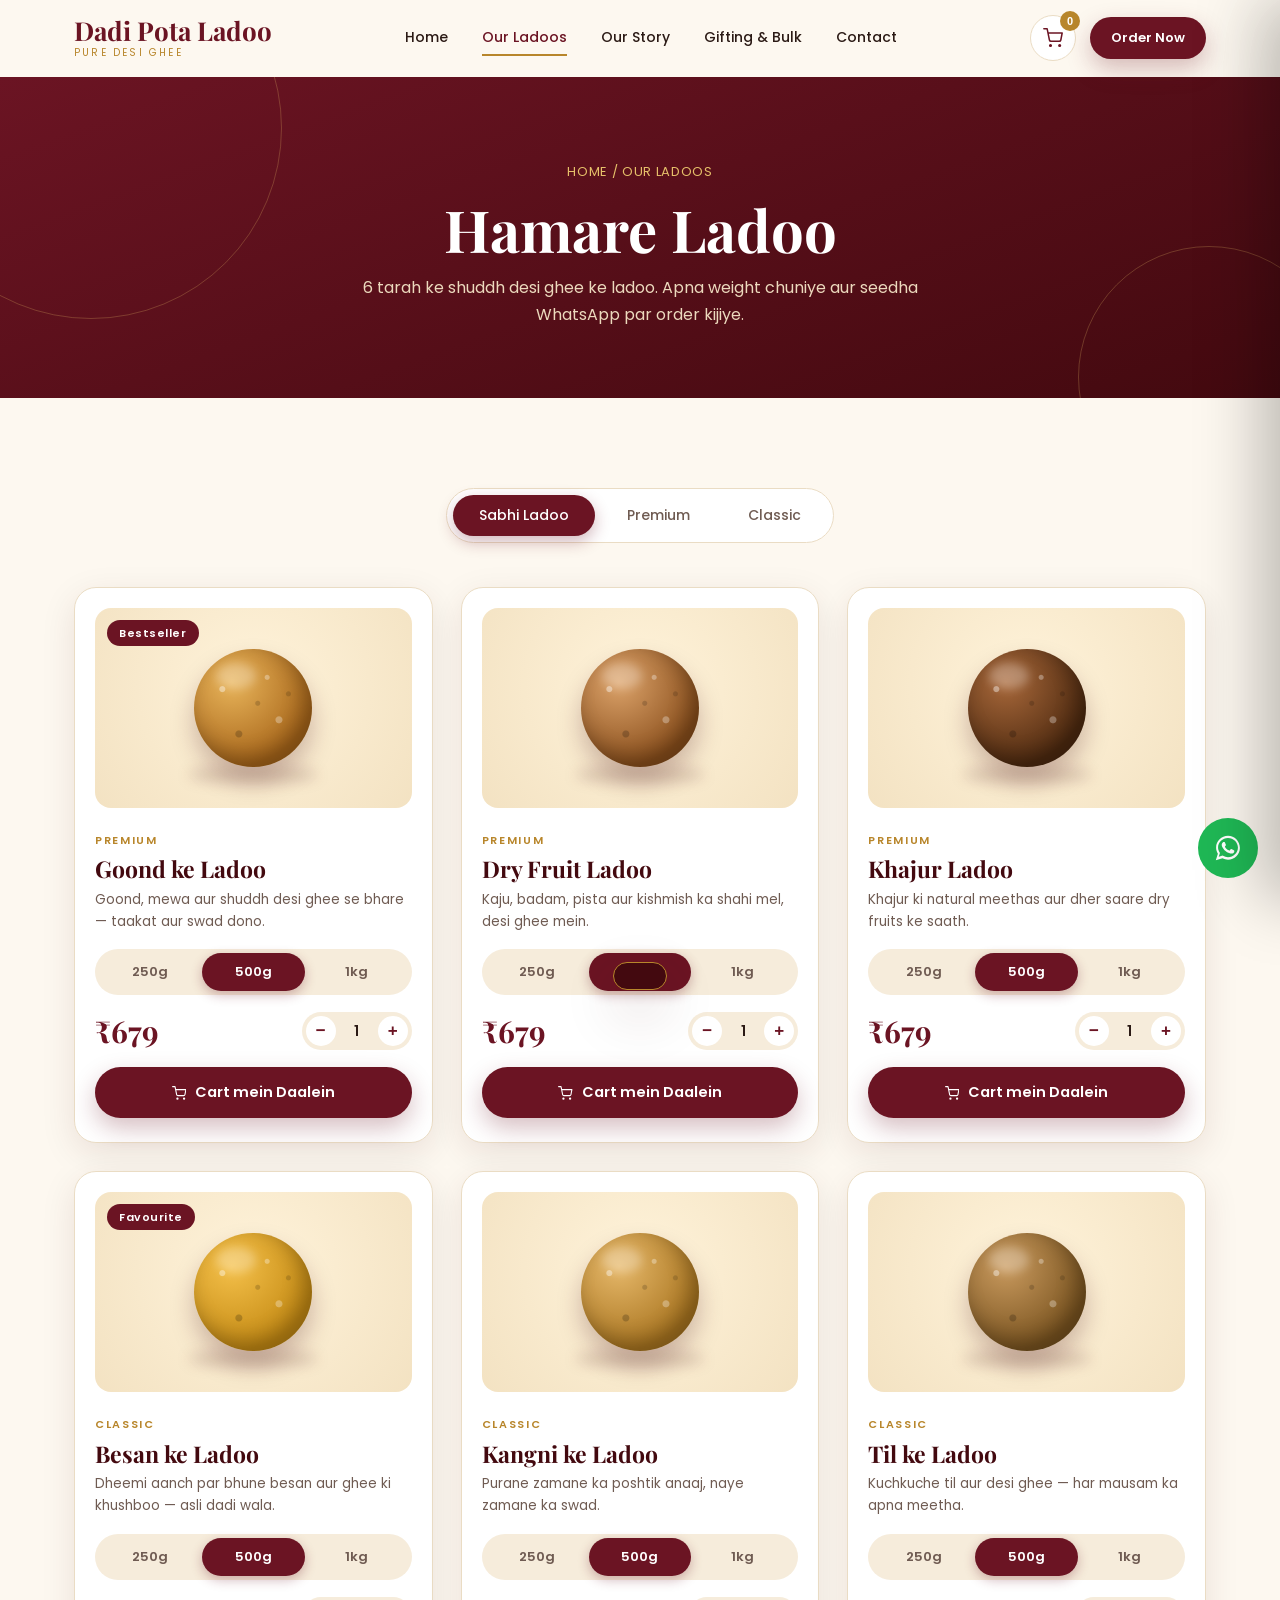
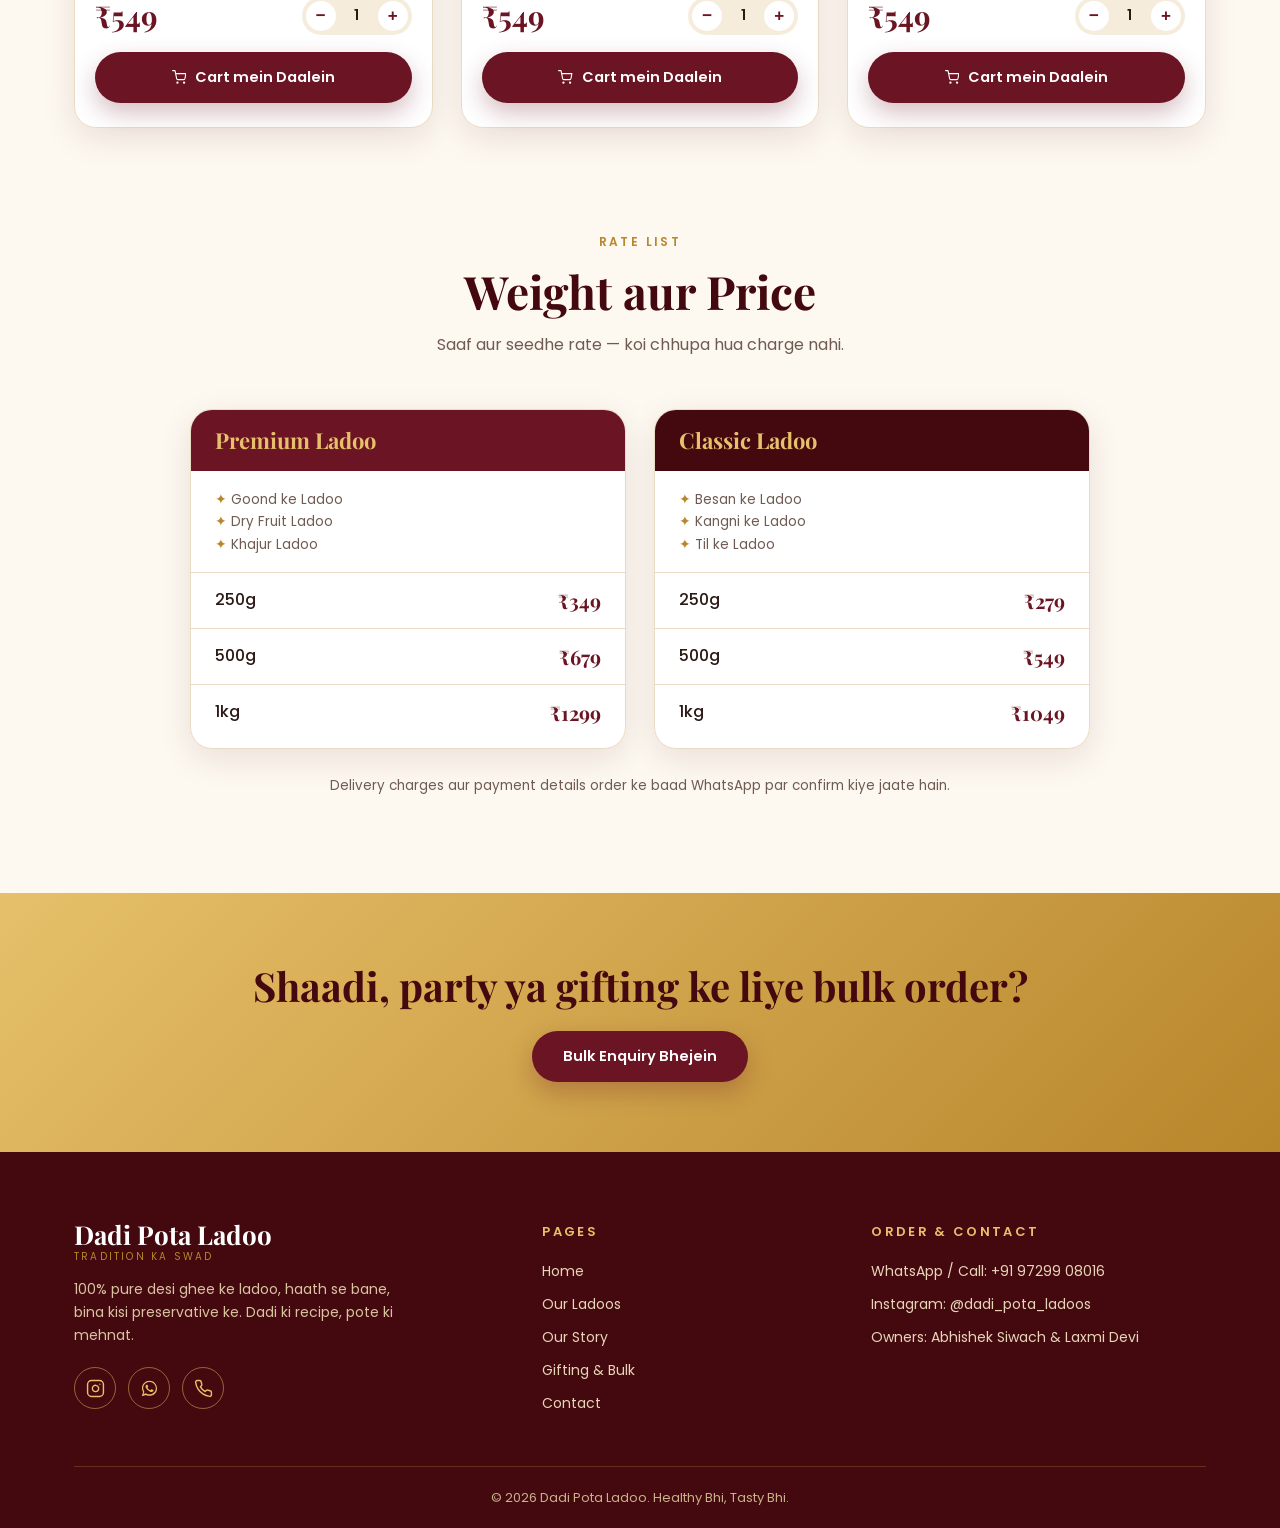
<file: Menu.html>
<!DOCTYPE html>
<html lang="hi">
<head>
<meta charset="UTF-8">
<meta name="viewport" content="width=device-width, initial-scale=1.0">
<title>Our Ladoos & Price | Dadi Pota Ladoo</title>
<meta name="description" content="Dadi Pota Ladoo ka menu: Goond, Dry Fruit, Khajur, Besan, Kangni, Til ke ladoo. 250g, 500g aur 1kg packs. WhatsApp par order karein.">
<link rel="preconnect" href="https://fonts.googleapis.com">
<link rel="preconnect" href="https://fonts.gstatic.com" crossorigin>
<link href="https://fonts.googleapis.com/css2?family=Playfair+Display:ital,wght@0,600;0,700;0,800;1,600&family=Poppins:wght@300;400;500;600&display=swap" rel="stylesheet">
<link rel="stylesheet" href="style.css?v=cart-mobile-fix-1">
</head>
<body>
<div id="app-header"></div>

<main>
<section class="phero">
  <div class="wrap">
    <div class="crumb">HOME / OUR LADOOS</div>
    <h1>Hamare Ladoo</h1>
    <p>6 tarah ke shuddh desi ghee ke ladoo. Apna weight chuniye aur seedha WhatsApp par order kijiye.</p>
  </div>
</section>

<section style="padding-top:60px">
  <div class="wrap">
    <div class="center">
      <div class="tabs">
        <button class="on" data-f="all">Sabhi Ladoo</button>
        <button data-f="premium">Premium</button>
        <button data-f="classic">Classic</button>
      </div>
    </div>
    <div class="grid" id="productGrid"></div>

    <div class="center" style="margin-top:100px">
      <span class="eyebrow rv">Rate List</span>
      <h2 class="sec-title rv">Weight aur Price</h2>
      <p class="sec-sub rv">Saaf aur seedhe rate — koi chhupa hua charge nahi.</p>
    </div>
    <div class="ptable">
      <div class="pt rv">
        <h4>Premium Ladoo</h4>
        <ul><li>Goond ke Ladoo</li><li>Dry Fruit Ladoo</li><li>Khajur Ladoo</li></ul>
        <table><tr><td>250g</td><td>₹349</td></tr><tr><td>500g</td><td>₹679</td></tr><tr><td>1kg</td><td>₹1299</td></tr></table>
      </div>
      <div class="pt classic rv">
        <h4>Classic Ladoo</h4>
        <ul><li>Besan ke Ladoo</li><li>Kangni ke Ladoo</li><li>Til ke Ladoo</li></ul>
        <table><tr><td>250g</td><td>₹279</td></tr><tr><td>500g</td><td>₹549</td></tr><tr><td>1kg</td><td>₹1049</td></tr></table>
      </div>
    </div>
    <p class="center rv" style="margin-top:26px;color:var(--muted);font-size:13.5px">Delivery charges aur payment details order ke baad WhatsApp par confirm kiye jaate hain.</p>
  </div>
</section>

<div class="band">
  <div class="wrap">
    <h2 class="rv">Shaadi, party ya gifting ke liye bulk order?</h2>
    <a href="Bulk.html" class="btn primary rv">Bulk Enquiry Bhejein</a>
  </div>
</div>
</main>

<div id="app-footer"></div>
<script src="script.js?v=cart-mobile-fix-1"></script>
</body>
</html>
</file>
<file: style.css>
:root{
  --bg:#fdf8f0; --bg2:#f6ecdb; --ink:#2b1a15; --muted:#6f5b52;
  --maroon:#6b1423; --maroon-d:#43090f; --gold:#b8862b; --gold-l:#e6c06a;
  --white:#fff; --line:#eadcc4; --wa:#1fb855;
  --r:22px; --shadow:0 10px 35px rgba(67,9,15,.10); --shadow-l:0 22px 55px rgba(67,9,15,.18);
}
*{margin:0;padding:0;box-sizing:border-box}
html{scroll-behavior:smooth}
body{font-family:'Poppins',sans-serif;background:var(--bg);color:var(--ink);line-height:1.65;overflow-x:hidden;animation:pageIn .7s ease both}
@keyframes pageIn{from{opacity:0}to{opacity:1}}
body.leaving{opacity:0;transition:opacity .25s}
a{color:inherit;text-decoration:none}
img{max-width:100%;display:block}
h1,h2,h3,h4{font-family:'Playfair Display',serif;line-height:1.15;color:var(--maroon-d)}
.ic{width:1em;height:1em;stroke:currentColor;fill:none;stroke-width:1.8;stroke-linecap:round;stroke-linejoin:round;vertical-align:-.125em}
.wrap{max-width:1180px;margin:0 auto;padding:0 24px}
section{padding:96px 0}
.eyebrow{display:inline-block;font-size:12px;letter-spacing:.2em;text-transform:uppercase;font-weight:600;color:var(--gold);margin-bottom:14px}
.eyebrow::before{content:"";display:inline-block;width:34px;height:1px;background:var(--gold);vertical-align:middle;margin-right:12px}
.hero .eyebrow::before{display:none}
.sec-title{font-size:clamp(30px,4vw,46px);margin-bottom:14px}
.sec-sub{color:var(--muted);max-width:620px}
.center{text-align:center}.center .sec-sub{margin-inline:auto}
.center .eyebrow::before{display:none}

/* header */
.hdr{position:sticky;top:0;z-index:100;background:rgba(253,248,240,.88);backdrop-filter:blur(14px);border-bottom:1px solid transparent;transition:.3s}
.hdr.scrolled{border-color:var(--line);box-shadow:0 6px 25px rgba(67,9,15,.07)}
.hdr .wrap{display:flex;align-items:center;justify-content:space-between;height:76px}
.logo{display:flex;flex-direction:column;line-height:1}
.logo b{font-family:'Playfair Display',serif;font-size:26px;color:var(--maroon)}
.logo small{font-size:10px;letter-spacing:.22em;text-transform:uppercase;color:var(--gold);margin-top:4px}
.menu{display:flex;gap:34px}
.menu a{font-size:14px;font-weight:500;position:relative;padding:6px 0;color:var(--ink)}
.menu a::after{content:"";position:absolute;left:0;bottom:0;height:2px;width:0;background:var(--gold);transition:.3s}
.menu a:hover::after,.menu a.on::after{width:100%}
.menu a.on{color:var(--maroon)}
.hdr-r{display:flex;align-items:center;gap:14px}
.cart-btn{position:relative;width:46px;height:46px;border-radius:50%;border:1px solid var(--line);background:#fff;color:var(--maroon);font-size:20px;cursor:pointer;display:flex;align-items:center;justify-content:center;transition:.3s}
.cart-btn:hover{background:var(--maroon);color:#fff;transform:translateY(-2px)}
.cart-btn span{position:absolute;top:-5px;right:-5px;min-width:20px;height:20px;padding:0 5px;border-radius:10px;background:var(--gold);color:#fff;font-size:11px;font-weight:700;display:flex;align-items:center;justify-content:center}
.cart-btn.bump{animation:bump .5s}
@keyframes bump{30%{transform:scale(1.25)}60%{transform:scale(.92)}}
.burger{display:none;width:46px;height:46px;border:1px solid var(--line);border-radius:50%;background:#fff;cursor:pointer;flex-direction:column;align-items:center;justify-content:center;gap:4px}
.burger i{width:18px;height:2px;background:var(--maroon);border-radius:2px;transition:.3s}
.burger.open i:nth-child(1){transform:translateY(6px) rotate(45deg)}
.burger.open i:nth-child(2){opacity:0}
.burger.open i:nth-child(3){transform:translateY(-6px) rotate(-45deg)}

/* buttons */
.btn{display:inline-flex;align-items:center;justify-content:center;gap:9px;padding:14px 30px;border-radius:50px;font:600 14.5px 'Poppins',sans-serif;border:1.5px solid transparent;cursor:pointer;position:relative;overflow:hidden;transition:transform .3s,box-shadow .3s,background .3s,color .3s}
.btn:hover{transform:translateY(-3px)}
.btn.primary{background:var(--maroon);color:#fff;box-shadow:0 10px 25px rgba(107,20,35,.28)}
.btn.primary:hover{background:var(--maroon-d);box-shadow:0 14px 30px rgba(107,20,35,.38)}
.btn.gold{background:linear-gradient(135deg,var(--gold-l),var(--gold));color:var(--maroon-d);box-shadow:0 10px 25px rgba(184,134,43,.35)}
.btn.line{border-color:var(--maroon);color:var(--maroon);background:transparent}
.btn.line:hover{background:var(--maroon);color:#fff}
.btn.wa{background:var(--wa);color:#fff;box-shadow:0 10px 25px rgba(31,184,85,.32)}
.btn.block{width:100%}
.btn.sm{padding:10px 20px;font-size:13px}
.ripple{position:absolute;border-radius:50%;background:rgba(255,255,255,.45);transform:scale(0);animation:rip .6s linear;pointer-events:none}
@keyframes rip{to{transform:scale(4);opacity:0}}

/* hero */
.hero{padding:70px 0 90px;position:relative;overflow:hidden;background:
 radial-gradient(circle at 85% 20%,rgba(230,192,106,.35),transparent 45%),
 radial-gradient(circle at 5% 90%,rgba(107,20,35,.08),transparent 40%),var(--bg)}
.hero .wrap{display:grid;grid-template-columns:1.05fr .95fr;gap:50px;align-items:center}
.hero h1{font-size:clamp(40px,5.6vw,72px);margin-bottom:20px;font-weight:800}
.hero h1 em{color:var(--gold);font-style:italic}
.hero p.lead{font-size:17px;color:var(--muted);max-width:520px;margin-bottom:32px}
.cta-row{display:flex;gap:14px;flex-wrap:wrap;margin-bottom:34px}
.trust{display:flex;gap:26px;flex-wrap:wrap;padding-top:26px;border-top:1px solid var(--line)}
.trust div{display:flex;align-items:center;gap:10px;font-size:13.5px;font-weight:500}
.trust .ic{font-size:22px;color:var(--gold)}
.hero-vis{position:relative;display:flex;justify-content:center;padding:20px}
.arch{position:relative;width:min(400px,100%);aspect-ratio:4/5;border-radius:200px 200px 28px 28px;overflow:hidden;border:6px solid #fff;box-shadow:var(--shadow-l);background:linear-gradient(160deg,#8a1c2e,#43090f);transition:transform .25s}
.arch img{position:absolute;inset:0;width:100%;height:100%;object-fit:cover}
.arch .fb{position:absolute;inset:0;display:flex;flex-direction:column;align-items:center;justify-content:center;color:var(--gold-l);font-family:'Playfair Display',serif;font-size:70px}
.arch .fb small{font:400 12px 'Poppins';opacity:.7;margin-top:6px}
.arch-ring{position:absolute;inset:6px;border-radius:200px 200px 28px 28px;border:1px solid rgba(255,255,255,.5);pointer-events:none}
.badge-rot{position:absolute;right:-6px;top:18px;width:120px;height:120px;animation:rot 18s linear infinite}
.badge-rot svg{width:100%;height:100%}
.badge-rot .core{position:absolute;inset:30px;border-radius:50%;background:var(--maroon);color:var(--gold-l);display:flex;align-items:center;justify-content:center;font-family:'Playfair Display',serif;font-weight:700;font-size:20px;animation:rot 18s linear infinite reverse}
@keyframes rot{to{transform:rotate(360deg)}}
.chip{position:absolute;background:#fff;border-radius:16px;padding:12px 16px;box-shadow:var(--shadow-l);font-size:13px;font-weight:600;display:flex;align-items:center;gap:10px;animation:floaty 5s ease-in-out infinite}
.chip .ic{color:var(--gold);font-size:20px}
.chip.c1{left:-10px;bottom:70px}
.chip.c2{right:0;bottom:10px;animation-delay:1.4s}
.fl{position:absolute;border-radius:50%;animation:floaty 6s ease-in-out infinite}
.fl.a{width:70px;height:70px;left:0;top:30px}
.fl.b{width:46px;height:46px;right:30px;top:48%;animation-delay:1s}
.fl.c{width:34px;height:34px;left:14%;bottom:-6px;animation-delay:2s}
@keyframes floaty{50%{transform:translateY(-16px) rotate(8deg)}}

/* ladoo visual */
.ball{position:relative;border-radius:50%;background:radial-gradient(circle at 32% 28%,var(--l1),var(--l2) 72%);box-shadow:inset -8px -10px 20px rgba(0,0,0,.28),0 14px 24px rgba(67,9,15,.25)}
.ball::before{content:"";position:absolute;inset:0;border-radius:50%;background:
 radial-gradient(circle at 24% 34%,rgba(255,255,255,.4) 0 2.5px,transparent 3.5px),
 radial-gradient(circle at 62% 24%,rgba(255,255,255,.32) 0 2px,transparent 3px),
 radial-gradient(circle at 72% 60%,rgba(255,255,255,.3) 0 3px,transparent 4px),
 radial-gradient(circle at 38% 72%,rgba(0,0,0,.2) 0 3px,transparent 4px),
 radial-gradient(circle at 54% 46%,rgba(0,0,0,.16) 0 2px,transparent 3px),
 radial-gradient(circle at 80% 38%,rgba(0,0,0,.14) 0 2px,transparent 3px)}
.ball::after{content:"";position:absolute;left:18%;top:12%;width:34%;height:22%;border-radius:50%;background:rgba(255,255,255,.28);filter:blur(5px)}

/* marquee */
.strip{background:var(--maroon-d);color:var(--gold-l);padding:15px 0;overflow:hidden}
.track{display:flex;gap:56px;width:max-content;animation:marq 32s linear infinite;font-family:'Playfair Display',serif;font-size:19px;font-style:italic}
.track span::after{content:"✦";margin-left:56px;color:var(--gold);font-style:normal;font-size:13px}
.strip:hover .track{animation-play-state:paused}
@keyframes marq{to{transform:translateX(-50%)}}

/* product cards */
.tabs{display:inline-flex;gap:6px;background:#fff;border:1px solid var(--line);padding:6px;border-radius:50px;margin:30px 0 44px}
.tabs button{border:0;background:transparent;padding:10px 26px;border-radius:40px;font:500 14px 'Poppins';color:var(--muted);cursor:pointer;transition:.3s}
.tabs button.on{background:var(--maroon);color:#fff;box-shadow:0 6px 16px rgba(107,20,35,.3)}
.grid{display:grid;grid-template-columns:repeat(auto-fill,minmax(280px,1fr));gap:28px}
.card{background:#fff;border:1px solid var(--line);border-radius:var(--r);padding:20px 20px 24px;position:relative;box-shadow:var(--shadow);transition:transform .4s,box-shadow .4s}
.card:hover{transform:translateY(-8px);box-shadow:var(--shadow-l)}
.stage{position:relative;height:200px;border-radius:16px;background:radial-gradient(circle at 50% 40%,#fff3da,#f3e2c2);display:flex;align-items:center;justify-content:center;margin-bottom:18px;overflow:hidden}
.stage::after{content:"";position:absolute;bottom:24px;width:130px;height:18px;border-radius:50%;background:rgba(67,9,15,.15);filter:blur(7px)}
.stage .ball{width:118px;height:118px;z-index:1;transition:transform .6s cubic-bezier(.2,.8,.2,1)}
.card:hover .stage .ball{transform:scale(1.1) rotate(25deg) translateY(-6px)}
.tagp{position:absolute;top:12px;left:12px;z-index:2;background:var(--maroon);color:#fff;font-size:11px;font-weight:600;padding:4px 12px;border-radius:20px;letter-spacing:.05em}
.catp{font-size:11px;letter-spacing:.15em;text-transform:uppercase;color:var(--gold);font-weight:600}
.card h3{font-size:23px;margin:4px 0 6px}
.card .desc{font-size:13.5px;color:var(--muted);min-height:44px;margin-bottom:16px}
.seg{display:flex;background:var(--bg2);border-radius:40px;padding:4px;margin-bottom:16px}
.seg button{flex:1;border:0;background:transparent;padding:9px 0;border-radius:40px;font:600 13px 'Poppins';color:var(--muted);cursor:pointer;transition:.25s}
.seg button.on{background:var(--maroon);color:#fff;box-shadow:0 4px 12px rgba(107,20,35,.3)}
.buy{display:flex;align-items:center;justify-content:space-between;margin-bottom:16px}
.price{font:700 30px 'Playfair Display',serif;color:var(--maroon)}
.price.pop{animation:pop .35s}
@keyframes pop{40%{transform:scale(1.18);color:var(--gold)}}
.qty{display:inline-flex;align-items:center;gap:12px;background:var(--bg2);border-radius:40px;padding:4px}
.qty button{width:30px;height:30px;border-radius:50%;border:0;background:#fff;color:var(--maroon);font-size:17px;cursor:pointer;font-weight:600;transition:.2s}
.qty button:hover{background:var(--maroon);color:#fff}
.qty span{min-width:18px;text-align:center;font-weight:600;font-size:14px}

/* price table */
.ptable{display:grid;grid-template-columns:1fr 1fr;gap:28px;max-width:900px;margin:50px auto 0}
.pt{background:#fff;border:1px solid var(--line);border-radius:var(--r);overflow:hidden;box-shadow:var(--shadow)}
.pt h4{background:var(--maroon);color:var(--gold-l);padding:18px 24px;font-size:22px}
.pt.classic h4{background:var(--maroon-d)}
.pt ul{list-style:none;padding:18px 24px 6px;font-size:13.5px;color:var(--muted)}
.pt li::before{content:"✦ ";color:var(--gold)}
.pt table{width:100%;border-collapse:collapse;margin:10px 0 8px}
.pt td{padding:14px 24px;border-top:1px solid var(--line);font-weight:500}
.pt td:last-child{text-align:right;font:700 20px 'Playfair Display',serif;color:var(--maroon)}

/* features */
.feat{display:grid;grid-template-columns:repeat(auto-fit,minmax(240px,1fr));gap:26px;margin-top:50px}
.f{padding:34px 28px;border-radius:var(--r);background:#fff;border:1px solid var(--line);transition:.4s;position:relative;overflow:hidden}
.f::after{content:"";position:absolute;left:0;bottom:0;height:3px;width:0;background:linear-gradient(90deg,var(--gold),var(--gold-l));transition:.5s}
.f:hover{transform:translateY(-8px);box-shadow:var(--shadow-l)}
.f:hover::after{width:100%}
.f .ico{width:60px;height:60px;border-radius:18px;background:linear-gradient(135deg,#fbefd0,#f3dca4);color:var(--maroon);display:flex;align-items:center;justify-content:center;font-size:28px;margin-bottom:20px;transition:.4s}
.f:hover .ico{transform:rotate(-8deg) scale(1.08)}
.f h4{font-size:20px;margin-bottom:8px}
.f p{font-size:14px;color:var(--muted)}

/* dark + split */
.dark{background:linear-gradient(160deg,var(--maroon),var(--maroon-d));color:#f6e8d2;position:relative;overflow:hidden}
.dark::before{content:"";position:absolute;inset:0;background:radial-gradient(circle at 90% 10%,rgba(230,192,106,.18),transparent 45%);pointer-events:none}
.dark h2,.dark h3,.dark h4{color:#fff}
.dark .sec-sub,.dark p{color:#ecd9bd}
.split{display:grid;grid-template-columns:1fr 1fr;gap:70px;align-items:center}
.split .arch{margin:0 auto}
.quote{font:italic 22px 'Playfair Display',serif;color:var(--gold-l);border-left:3px solid var(--gold);padding-left:20px;margin:24px 0}
.stats{display:grid;grid-template-columns:repeat(4,1fr);gap:20px;margin-top:50px}
.stat{text-align:center;padding:26px 10px;border-radius:var(--r);background:#fff;border:1px solid var(--line)}
.stat b{display:block;font:700 40px 'Playfair Display',serif;color:var(--maroon)}
.stat span{font-size:13px;color:var(--muted)}
.dark .stat{background:rgba(255,255,255,.07);border-color:rgba(230,192,106,.3)}
.dark .stat b{color:var(--gold-l)}.dark .stat span{color:#ecd9bd}

/* steps */
.steps{display:grid;grid-template-columns:repeat(4,1fr);gap:26px;margin-top:56px;position:relative}
.steps::before{content:"";position:absolute;top:36px;left:12%;right:12%;border-top:2px dashed var(--gold)}
.step{text-align:center;position:relative}
.step i{display:flex;align-items:center;justify-content:center;width:72px;height:72px;margin:0 auto 18px;border-radius:50%;background:#fff;border:2px solid var(--gold);font:700 26px 'Playfair Display',serif;font-style:normal;color:var(--maroon);transition:.4s}
.step:hover i{background:var(--maroon);color:#fff;transform:scale(1.1)}
.step h4{font-size:19px;margin-bottom:6px}
.step p{font-size:13.5px;color:var(--muted)}

/* page hero / CTA band */
.phero{padding:84px 0 70px;text-align:center;background:linear-gradient(160deg,var(--maroon),var(--maroon-d));color:#fff;position:relative;overflow:hidden}
.phero::before,.phero::after{content:"";position:absolute;border-radius:50%;border:1px solid rgba(230,192,106,.25)}
.phero::before{width:380px;height:380px;left:-100px;top:-140px}
.phero::after{width:260px;height:260px;right:-60px;bottom:-110px}
.phero h1{color:#fff;font-size:clamp(36px,5vw,58px);margin-bottom:12px}
.phero p{color:#ecd9bd;max-width:560px;margin:0 auto}
.crumb{font-size:13px;color:var(--gold-l);margin-bottom:14px;letter-spacing:.05em}
.band{background:linear-gradient(135deg,var(--gold-l),var(--gold));text-align:center;padding:70px 0}
.band h2{font-size:clamp(26px,3.6vw,40px);margin-bottom:22px}
.insta{display:flex;align-items:center;justify-content:space-between;gap:30px;flex-wrap:wrap;background:#fff;border:1px solid var(--line);border-radius:30px;padding:40px 46px;box-shadow:var(--shadow)}
.insta h3{font-size:30px;margin-bottom:6px}
.insta p{color:var(--muted)}
.insta .ig{width:70px;height:70px;border-radius:20px;background:linear-gradient(45deg,#f9a03f,#e1306c,#833ab4);color:#fff;font-size:36px;display:flex;align-items:center;justify-content:center;flex-shrink:0;animation:floaty 4s ease-in-out infinite}
.insta .left{display:flex;align-items:center;gap:24px}

/* about extras */
.vals{display:grid;grid-template-columns:repeat(auto-fit,minmax(230px,1fr));gap:24px;margin-top:46px}
.tl{max-width:760px;margin:50px auto 0;position:relative;padding-left:34px}
.tl::before{content:"";position:absolute;left:8px;top:6px;bottom:6px;width:2px;background:var(--gold)}
.tl div{position:relative;margin-bottom:34px}
.tl div::before{content:"";position:absolute;left:-34px;top:6px;width:18px;height:18px;border-radius:50%;background:#fff;border:3px solid var(--gold)}
.tl h4{font-size:20px;margin-bottom:4px}
.tl p{color:var(--muted);font-size:14.5px}

/* forms + contact */
.two{display:grid;grid-template-columns:1fr 1.2fr;gap:50px;align-items:start}
.cinfo{display:grid;gap:18px}
.ci-card{display:flex;align-items:center;gap:18px;background:#fff;border:1px solid var(--line);border-radius:20px;padding:20px 24px;transition:.35s}
.ci-card:hover{transform:translateX(8px);box-shadow:var(--shadow);border-color:var(--gold)}
.ci-card .ico{width:52px;height:52px;border-radius:50%;background:var(--maroon);color:var(--gold-l);display:flex;align-items:center;justify-content:center;font-size:22px;flex-shrink:0}
.ci-card h4{font:600 16px 'Poppins';color:var(--ink)}
.ci-card p{font-size:14px;color:var(--muted)}
.fbox{background:#fff;border:1px solid var(--line);border-radius:28px;padding:38px;box-shadow:var(--shadow)}
.fbox h3{font-size:28px;margin-bottom:6px}
.fbox>p{color:var(--muted);margin-bottom:22px;font-size:14px}
.row2{display:grid;grid-template-columns:1fr 1fr;gap:14px}
label.f-l{display:block;margin-bottom:14px}
label.f-l span{display:block;font-size:12.5px;font-weight:600;margin-bottom:6px;color:var(--maroon-d)}
input,select,textarea{width:100%;padding:13px 16px;border:1.5px solid var(--line);border-radius:14px;background:var(--bg);font:400 14.5px 'Poppins';color:var(--ink);outline:none;transition:.25s;resize:none}
input:focus,select:focus,textarea:focus{border-color:var(--gold);background:#fff;box-shadow:0 0 0 4px rgba(184,134,43,.14)}
.err{color:#c62828;font-size:13px;min-height:20px;margin-bottom:8px}
.faq{max-width:780px;margin:44px auto 0;display:grid;gap:14px}
details{background:#fff;border:1px solid var(--line);border-radius:18px;padding:0 24px;transition:.3s}
details[open]{box-shadow:var(--shadow);border-color:var(--gold)}
summary{list-style:none;cursor:pointer;padding:20px 0;font-weight:600;display:flex;justify-content:space-between;align-items:center;color:var(--maroon-d)}
summary::-webkit-details-marker{display:none}
summary::after{content:"+";font-size:24px;color:var(--gold);transition:.3s}
details[open] summary::after{transform:rotate(45deg)}
details p{padding-bottom:20px;color:var(--muted);font-size:14.5px;animation:pageIn .5s}
.occ{display:grid;grid-template-columns:repeat(auto-fit,minmax(200px,1fr));gap:20px;margin-top:44px}
.occ .f{text-align:center;padding:30px 18px}
.occ .f .ico{margin:0 auto 16px}

/* footer */
.ftr{background:var(--maroon-d);color:#e8d5b8;padding:70px 0 0}
.fgrid{display:grid;grid-template-columns:1.5fr 1fr 1.2fr;gap:50px;padding-bottom:50px}
.ftr .logo b{color:#fff}
.ftr p{font-size:14px;margin-top:16px;color:#d9c3a1;max-width:340px}
.ftr h5{font:600 13px 'Poppins';letter-spacing:.18em;text-transform:uppercase;color:var(--gold-l);margin-bottom:18px}
.ftr ul{list-style:none;display:grid;gap:10px;font-size:14px}
.ftr ul a{transition:.3s}.ftr ul a:hover{color:var(--gold-l);padding-left:6px}
.social{display:flex;gap:12px;margin-top:20px}
.social a{width:42px;height:42px;border-radius:50%;border:1px solid rgba(230,192,106,.5);display:flex;align-items:center;justify-content:center;color:var(--gold-l);font-size:19px;transition:.3s}
.social a:hover{background:var(--gold);color:var(--maroon-d);transform:translateY(-4px)}
.fbot{border-top:1px solid rgba(230,192,106,.2);padding:20px 0;text-align:center;font-size:13px;color:#c9b08a}

/* floating + drawer */
.float-wa{position:fixed;right:22px;bottom:22px;z-index:90;width:60px;height:60px;border-radius:50%;background:var(--wa);color:#fff;font-size:30px;display:flex;align-items:center;justify-content:center;animation:ring 2.2s infinite;transition:transform .3s}
.float-wa:hover{transform:scale(1.1)}
@keyframes ring{0%{box-shadow:0 0 0 0 rgba(31,184,85,.6)}70%,100%{box-shadow:0 0 0 22px rgba(31,184,85,0)}}
.overlay{position:fixed;inset:0;background:rgba(43,9,15,.55);backdrop-filter:blur(3px);z-index:150;opacity:0;visibility:hidden;transition:.3s}
.overlay.open{opacity:1;visibility:visible}
.drawer{position:fixed;top:0;right:0;height:100%;width:min(440px,100%);background:var(--bg);z-index:160;transform:translateX(100%);transition:transform .45s cubic-bezier(.2,.8,.2,1);display:flex;flex-direction:column;box-shadow:-20px 0 60px rgba(0,0,0,.25)}
.drawer.open{transform:none}
.dh{display:flex;justify-content:space-between;align-items:center;padding:20px 24px;border-bottom:1px solid var(--line)}
.dh h3{font-size:24px}
.dh button{width:38px;height:38px;border-radius:50%;border:1px solid var(--line);background:#fff;cursor:pointer;font-size:16px;color:var(--maroon)}
.db{flex:1;overflow-y:auto;padding:8px 24px}
.empty{text-align:center;color:var(--muted);padding:70px 10px}
.empty .ball{width:70px;height:70px;margin:0 auto 18px;--l1:#e8b45a;--l2:#a8661a;opacity:.7}
.ci{display:flex;gap:14px;align-items:center;padding:16px 0;border-bottom:1px dashed var(--line);animation:slideIn .35s}
@keyframes slideIn{from{opacity:0;transform:translateX(24px)}}
.ci .ball{width:50px;height:50px;flex-shrink:0}
.ci .inf{flex:1;font-size:14px}.ci .inf b{display:block;font-family:'Playfair Display',serif;font-size:16px;color:var(--maroon-d)}
.ci .inf small{color:var(--muted)}
.ci .qty button{width:26px;height:26px;font-size:15px}
.ci .rm{border:0;background:none;color:#b23b3b;cursor:pointer;font-size:12px;text-decoration:underline;display:block;margin-top:2px}
.df{padding:18px 24px 24px;border-top:1px solid var(--line);background:#fff;max-height:64vh;overflow-y:auto}
.tot{display:flex;justify-content:space-between;align-items:baseline;margin-bottom:14px}
.tot b{font:700 28px 'Playfair Display',serif;color:var(--maroon)}
.df input,.df textarea{margin-bottom:10px;padding:11px 14px;font-size:14px}
.df small{display:block;text-align:center;font-size:11.5px;color:var(--muted);margin-top:10px}
.toast{position:fixed;left:50%;bottom:30px;transform:translate(-50%,120px);background:var(--maroon-d);color:#fff;padding:13px 26px;border-radius:50px;font-size:14px;font-weight:500;z-index:400;transition:.45s cubic-bezier(.2,.8,.2,1);box-shadow:var(--shadow-l);border:1px solid var(--gold)}
.toast.show{transform:translate(-50%,0)}
@media(max-width:640px){
  .drawer{left:0;right:auto;width:100vw;max-width:100%;height:100vh;height:100dvh}
  .dh{padding:16px}
  .db{padding:8px 16px}
  .df{padding:16px;max-height:58vh;max-height:58dvh}
  .ci{gap:10px}
  .ci .ball{width:44px;height:44px}
  .ci .inf{min-width:0}
}

/* reveal */
.rv{opacity:0;transform:translateY(36px);transition:opacity .8s ease,transform .8s cubic-bezier(.2,.8,.2,1)}
.rv.in{opacity:1;transform:none}
.rv.l{transform:translateX(-40px)}.rv.r{transform:translateX(40px)}
.rv.l.in,.rv.r.in{transform:none}

/* responsive */
@media(max-width:960px){
  section{padding:70px 0}
  .hero .wrap,.split,.two{grid-template-columns:1fr}
  .hero{padding-top:40px}
  .hero-vis{order:-1}
  .split{gap:40px}.split .arch{max-width:340px}
  .steps{grid-template-columns:1fr 1fr}.steps::before{display:none}
  .stats{grid-template-columns:1fr 1fr}
  .fgrid{grid-template-columns:1fr 1fr}.fgrid>div:first-child{grid-column:1/-1}
  .burger{display:flex}
  .menu{position:fixed;top:0;right:0;height:100vh;width:min(300px,80%);background:var(--bg);flex-direction:column;justify-content:center;align-items:center;gap:28px;transform:translateX(100%);transition:.4s;box-shadow:-20px 0 50px rgba(0,0,0,.2);z-index:-1}
  .menu.open{transform:none}
  .menu a{font-size:18px}
  .hdr-r .btn{display:none}
  .hdr-r{position:relative;z-index:2}
}
@media(max-width:640px){
  .wrap{padding:0 18px}
  .ptable,.row2{grid-template-columns:1fr}
  .steps{grid-template-columns:1fr}
  .fgrid{grid-template-columns:1fr}
  .fbox{padding:26px 20px}
  .insta{padding:28px 22px}
  .chip.c1{left:0}.badge-rot{width:96px;height:96px;right:0}.badge-rot .core{inset:24px;font-size:16px}
  .tabs button{padding:9px 16px}
}
@media(prefers-reduced-motion:reduce){*{animation:none!important;transition:none!important}.rv{opacity:1;transform:none}}

/* ---- fixes + payment ---- */
.dark .f h4{color:var(--maroon-d)}
.dark .f p{color:var(--muted)}
.dark .f .ico{color:var(--maroon)}
.df .r2{display:grid;grid-template-columns:1fr 1fr;gap:10px}
.pay-ov{position:fixed;inset:0;z-index:300;background:rgba(43,9,15,.7);backdrop-filter:blur(4px);display:flex;align-items:center;justify-content:center;padding:16px;opacity:0;visibility:hidden;transition:.3s}
.pay-ov.open{opacity:1;visibility:visible}
.pay{position:relative;background:var(--bg);border-radius:26px;width:min(420px,100%);max-height:94vh;overflow-y:auto;padding:30px 26px 24px;text-align:center;box-shadow:var(--shadow-l);transform:translateY(30px) scale(.96);transition:.4s cubic-bezier(.2,.8,.2,1)}
.pay-ov.open .pay{transform:none}
.pay h3{font-size:28px}
.pay-sub{font-size:13px;color:var(--muted);margin:6px 0 14px}
.pay-x{position:absolute;top:14px;right:14px;width:36px;height:36px;border-radius:50%;border:1px solid var(--line);background:#fff;cursor:pointer;color:var(--maroon)}
.pay-amt{font-size:15px}
.pay-amt b{font:700 34px 'Playfair Display',serif;color:var(--maroon);display:block}
.qr{width:240px;height:240px;margin:14px auto;padding:10px;background:#fff;border:2px solid var(--gold);border-radius:18px;display:flex;align-items:center;justify-content:center}
.qr img,.qr canvas{max-width:100%;height:auto}
.upi-row{display:flex;align-items:center;justify-content:center;gap:10px;font-size:13.5px;font-weight:600;margin-bottom:12px;flex-wrap:wrap}
.upi-row button{border:1px solid var(--maroon);background:transparent;color:var(--maroon);border-radius:20px;padding:4px 12px;font:600 12px 'Poppins';cursor:pointer}
.upi-row button:hover{background:var(--maroon);color:#fff}
.pay-app{margin-bottom:14px}
@media(min-width:900px){.pay-app{display:none}}
.utr{display:block;text-align:left;margin-bottom:8px}
.utr span{display:block;font-size:12px;font-weight:600;margin-bottom:5px;color:var(--maroon-d)}
.pay small{display:block;font-size:11.5px;color:var(--muted);margin-top:10px}

/* Keep the portrait arch while showing the full landscape photo. */
.arch::before{content:"";position:absolute;inset:0;background:url("dadi%20pota.png") center/cover no-repeat;filter:blur(12px);opacity:.55;transform:scale(1.08)}
.arch img{object-fit:contain;object-position:center}
.hero-vis{padding:20px 20px 44px}
.badge-rot{right:-16px;top:-8px}
.chip.c1{left:-26px;bottom:-6px}
.chip.c2{right:-10px;bottom:-26px}
@media(max-width:640px){
  .hero-vis{padding:76px 20px 140px}
  .hero-vis .arch{flex-shrink:0}
  .badge-rot{top:-20px;right:-4px}
  .chip.c1,.chip.c2{left:0;right:0;width:max-content;max-width:calc(100vw - 36px);margin-inline:auto;justify-content:center}
  .chip.c1{bottom:76px}
  .chip.c2{bottom:-24px}
}
@media(max-width:380px){
  .chip{gap:7px;padding:10px 12px;font-size:11px}
}
</file>
